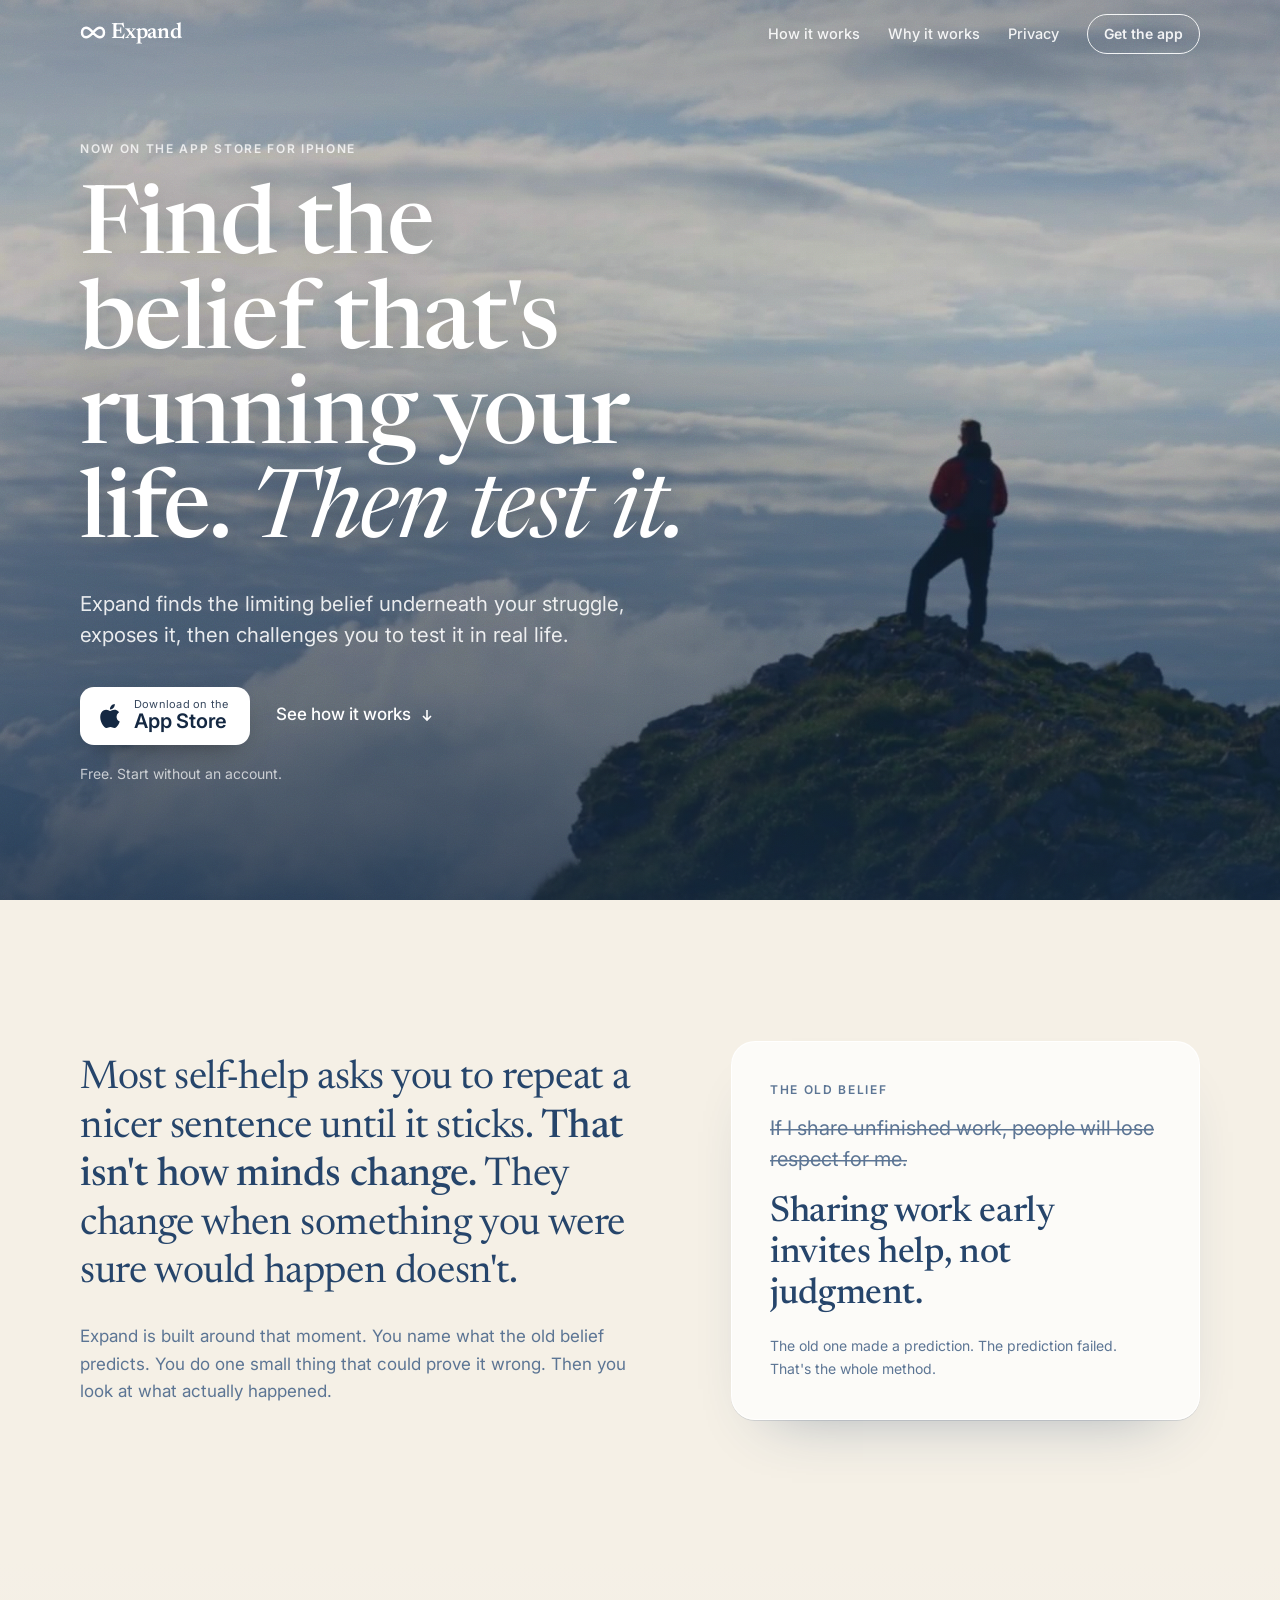
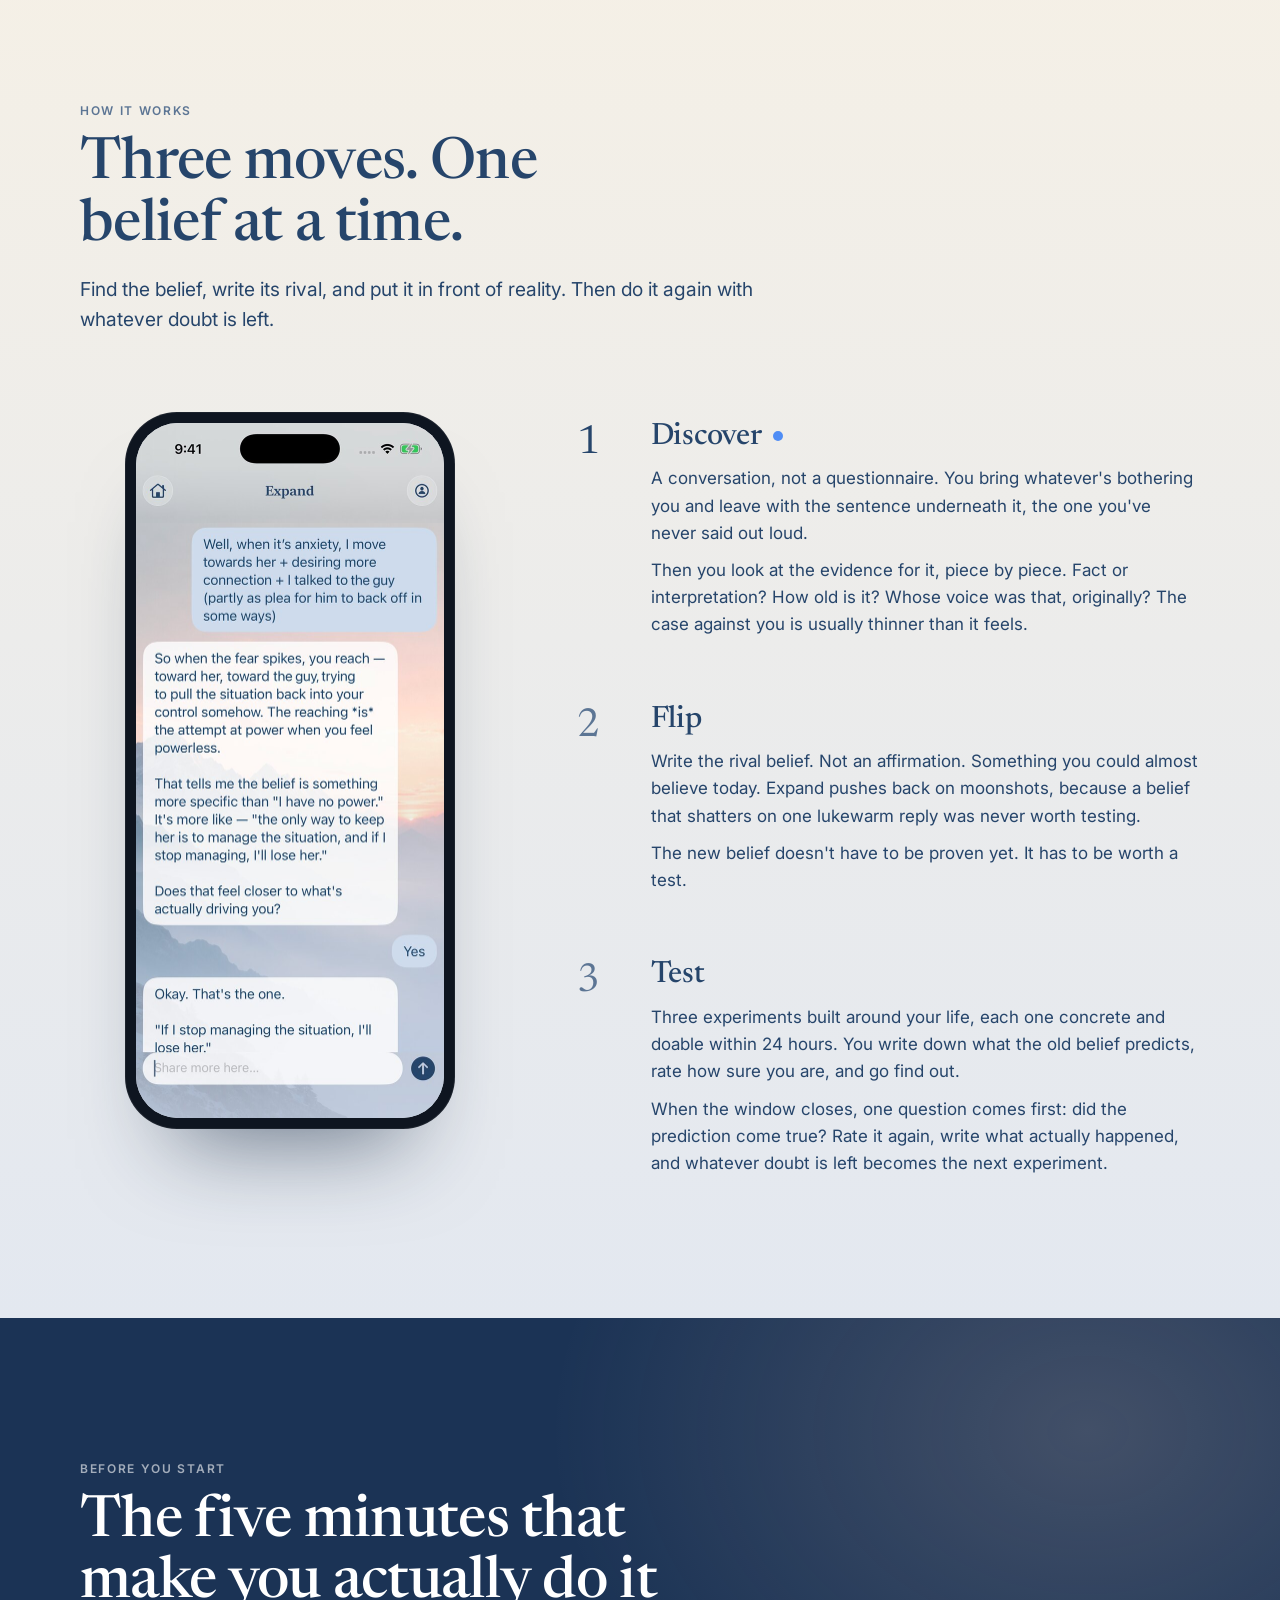
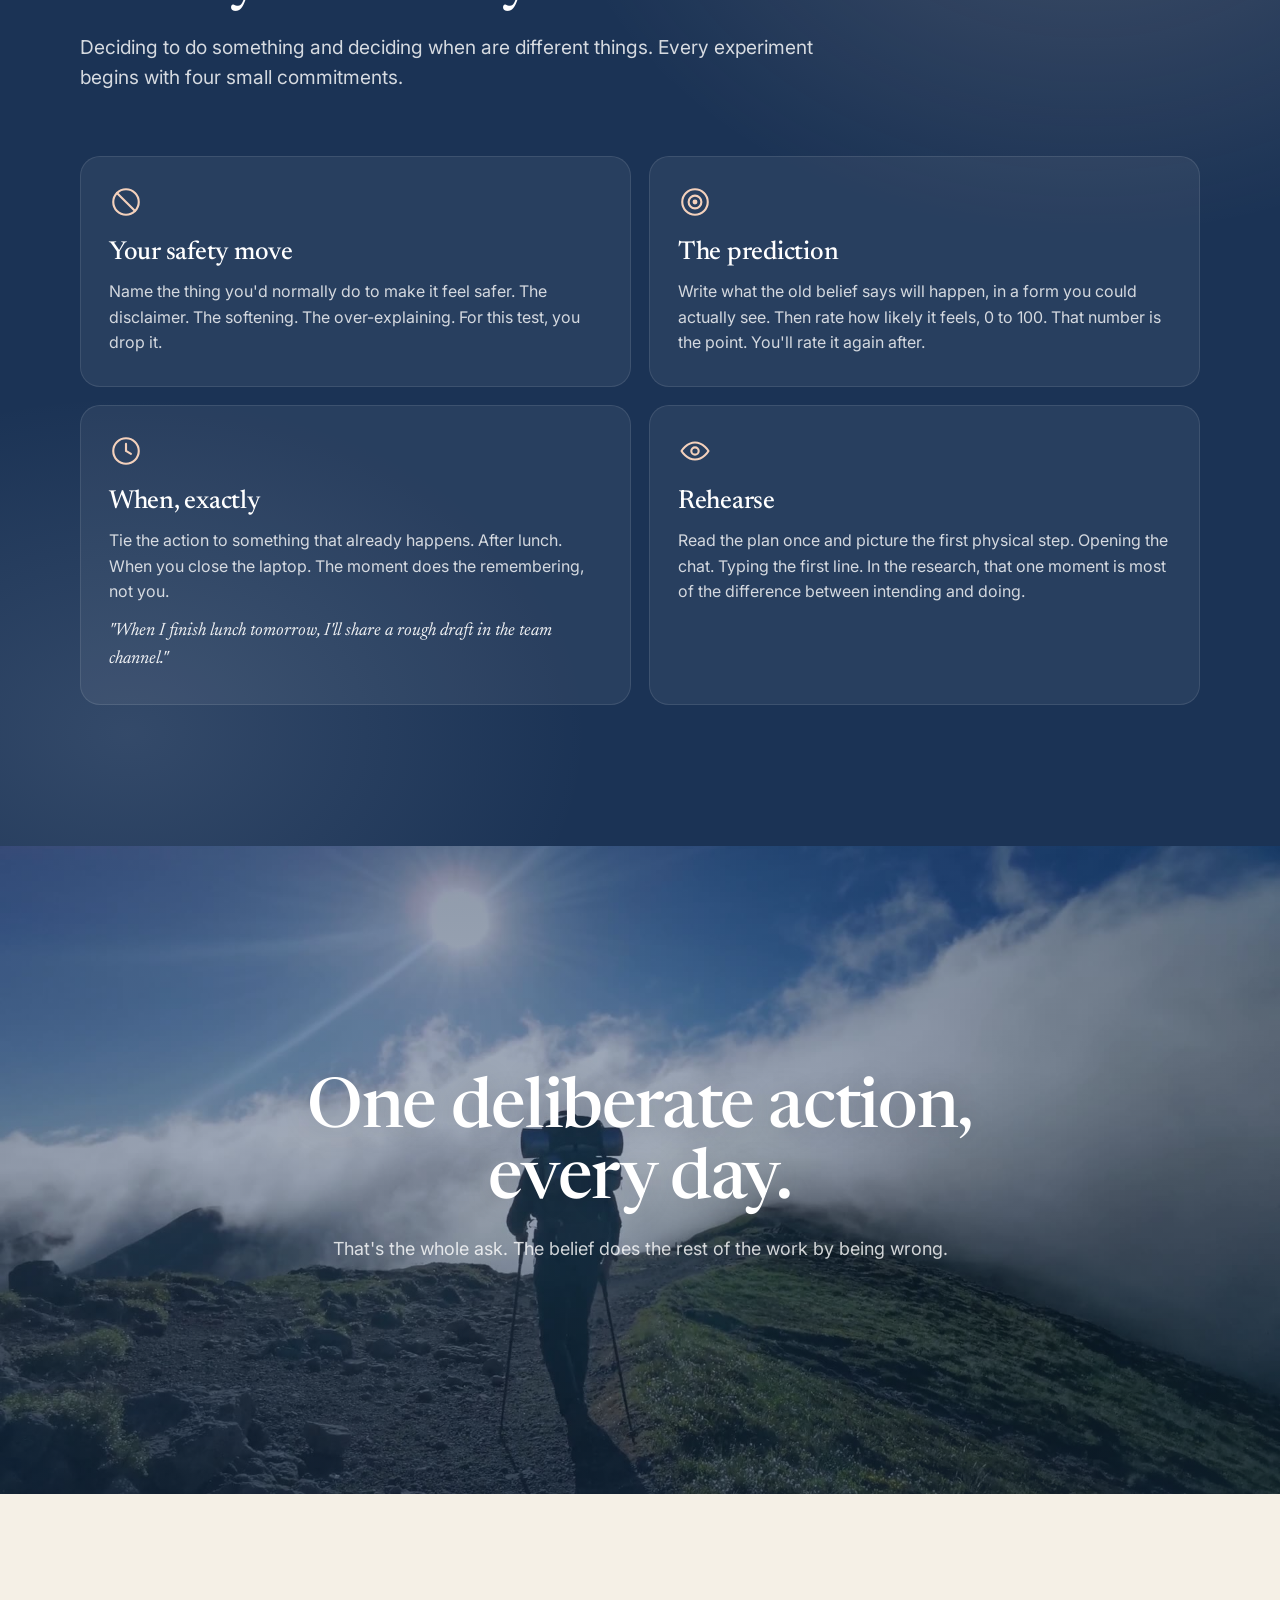
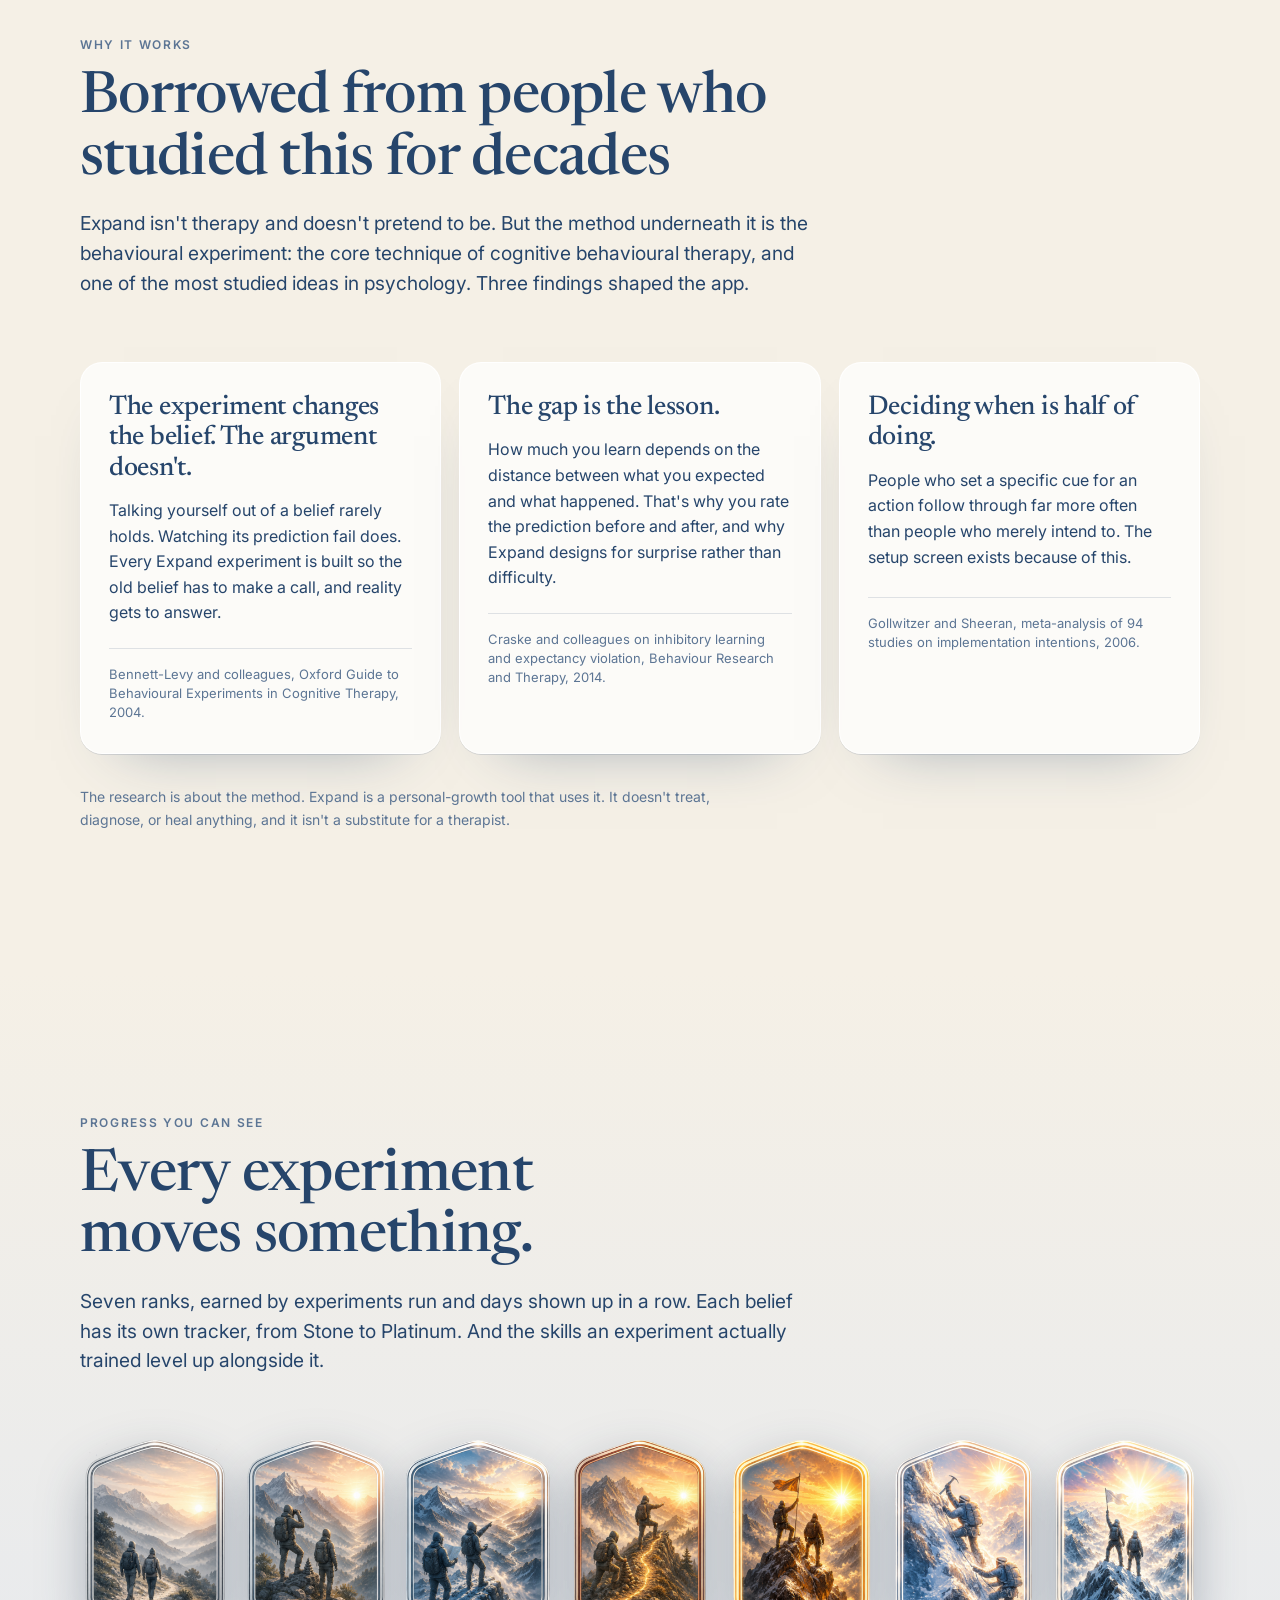
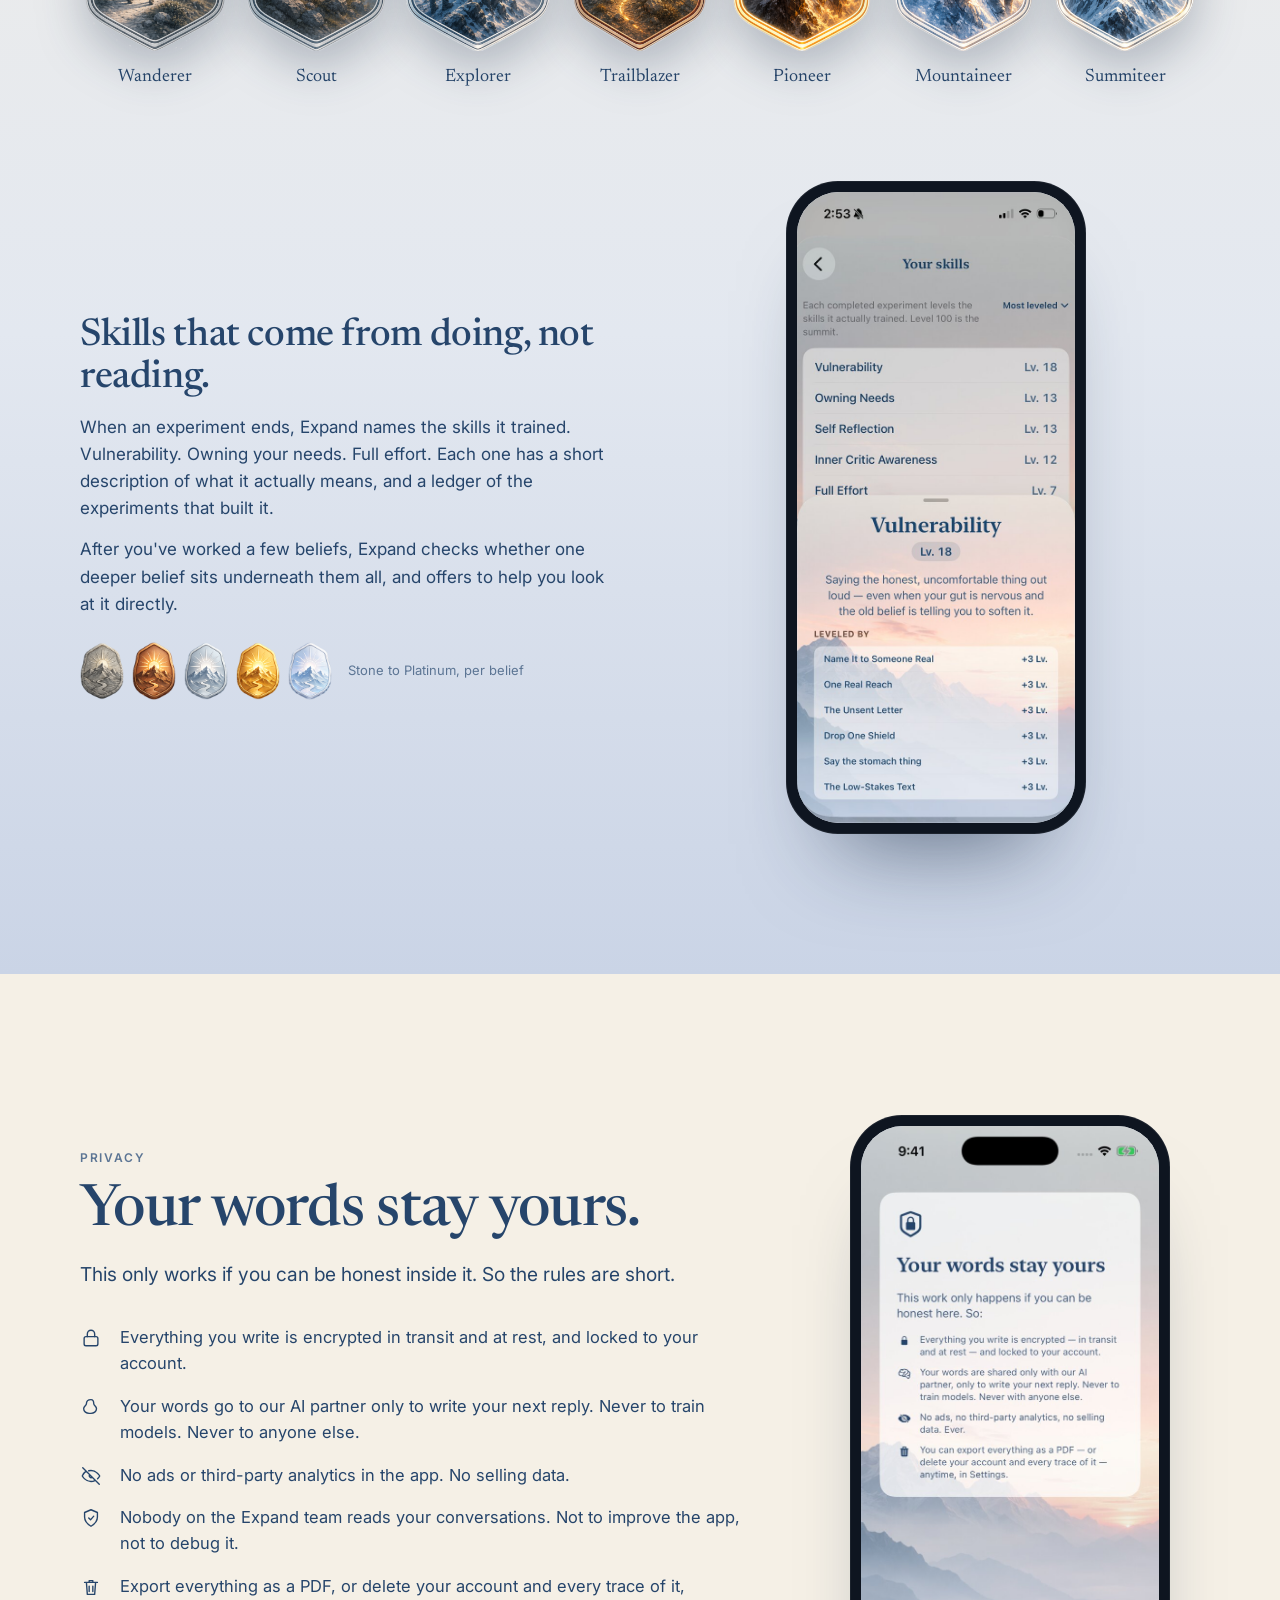
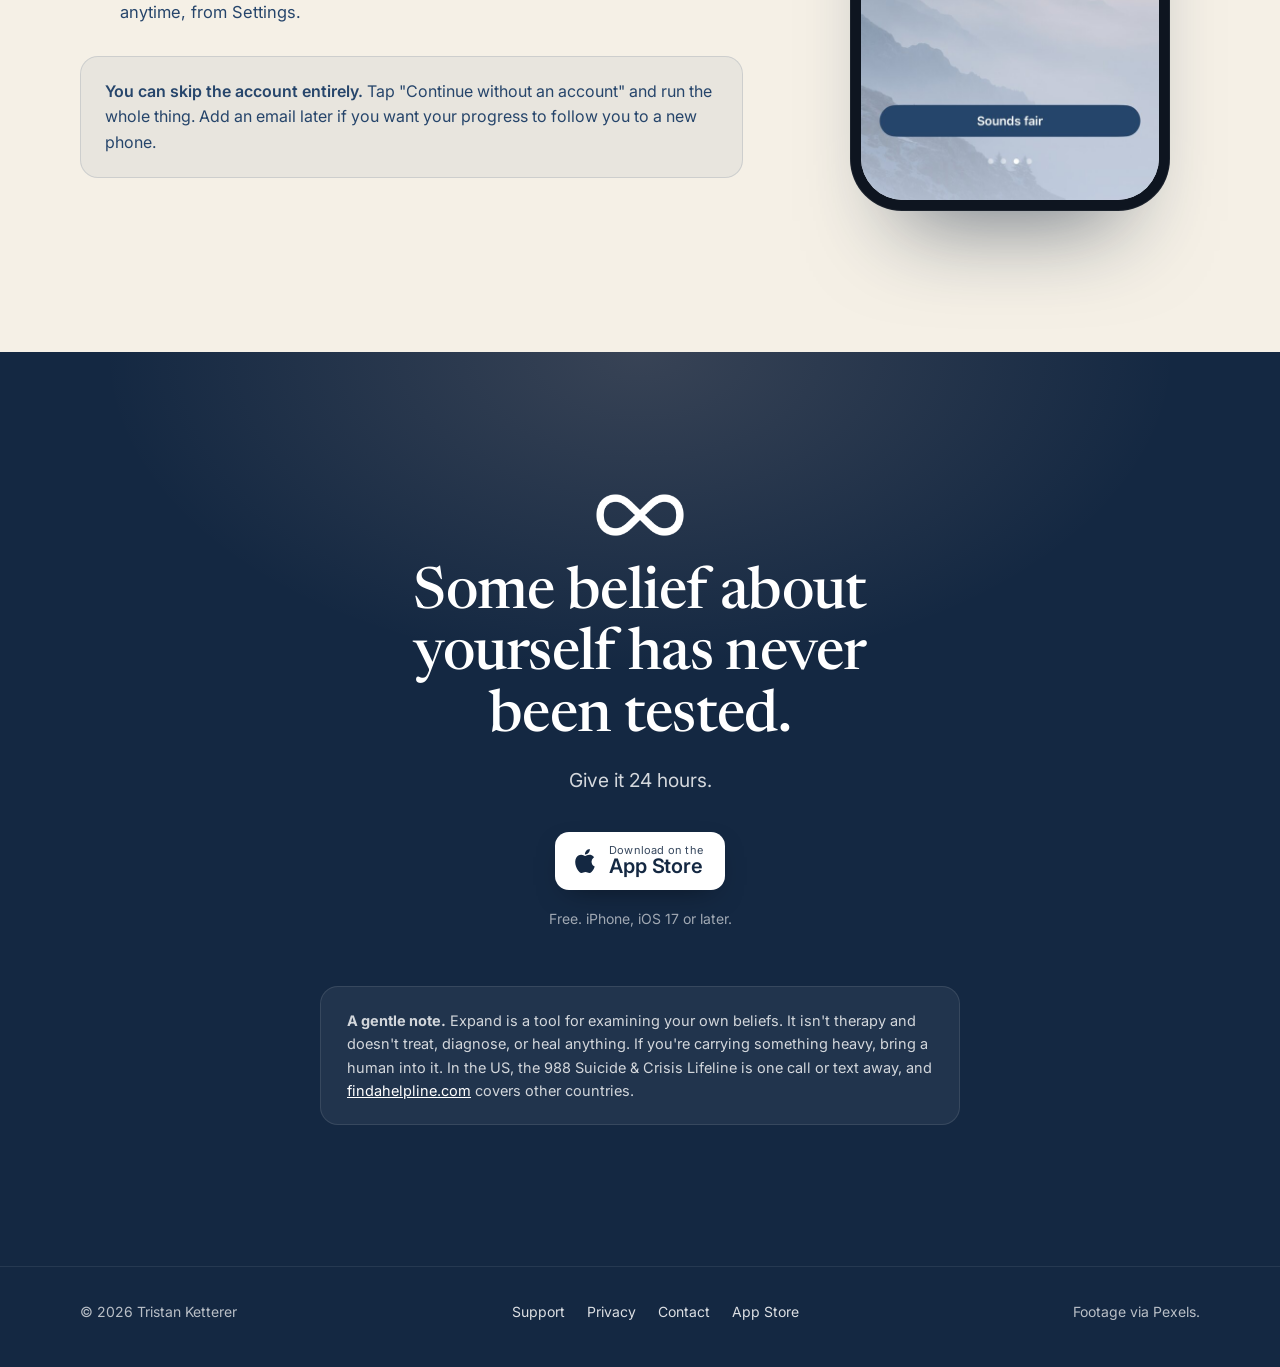
<file: index.html>
<!DOCTYPE html>
<html lang="en">
<head>
  <meta charset="utf-8">
  <meta name="viewport" content="width=device-width, initial-scale=1, viewport-fit=cover">
  <title>Expand. Find the belief that's running your life. Then test it.</title>
  <meta name="description" content="Expand is an iPhone app that helps you find one limiting belief, name what it predicts, and test it in real life with a 24-hour experiment. Built on the behavioural experiment, the core method of CBT.">
  <link rel="canonical" href="https://expandyourbeliefs.com/">
  <meta name="theme-color" content="#142842">
  <meta name="apple-itunes-app" content="app-id=6792031527">
  <meta property="og:type" content="website">
  <meta property="og:site_name" content="Expand">
  <meta property="og:title" content="Expand. Find the belief that's running your life. Then test it.">
  <meta property="og:description" content="One limiting belief. One 24-hour experiment. Reality does the rest. Free on the App Store.">
  <meta property="og:url" content="https://expandyourbeliefs.com/">
  <meta property="og:image" content="https://expandyourbeliefs.com/img/og.jpg">
  <meta name="twitter:card" content="summary_large_image">
  <link rel="icon" href="favicon.png" type="image/png">
  <link rel="apple-touch-icon" href="apple-touch-icon.png">
  <link rel="preload" as="image" href="img/hero-poster.jpg">
  <link rel="preconnect" href="https://fonts.googleapis.com">
  <link rel="preconnect" href="https://fonts.gstatic.com" crossorigin>
  <link href="https://fonts.googleapis.com/css2?family=Newsreader:ital,opsz,wght@0,6..72,400;0,6..72,500;0,6..72,600;1,6..72,400;1,6..72,500&family=Inter:wght@400;500;600&display=swap" rel="stylesheet">
  <link rel="stylesheet" href="style.css?v=13">
  <script src="pixel.js?v=2" async></script>
</head>
<body>
<noscript><img height="1" width="1" style="display:none" alt="" src="https://www.facebook.com/tr?id=964608549501462&ev=PageView&noscript=1"></noscript>

<nav class="nav" id="nav">
  <div class="wrap">
    <a class="brand" href="#top" aria-label="Expand home"><svg class="inf" viewBox="0 5 24 14" width="26" height="15" style="width:26px;height:15px;flex:none;transform:translateY(-2px)" aria-hidden="true"><path d="M18.5 7.5c5 0 5 9 0 9-5.5 0-7.5-9-13-9-5 0-5 9 0 9 5.5 0 7.5-9 13-9z" fill="none" stroke="currentColor" stroke-width="2.3" stroke-linecap="round" stroke-linejoin="round"/></svg><span>Expand</span></a>
    <div class="navlinks">
      <a class="link" href="#how">How it works</a>
      <a class="link" href="#why">Why it works</a>
      <a class="link" href="#privacy">Privacy</a>
      <a class="pill" href="https://apps.apple.com/us/app/expand-break-limiting-beliefs/id6792031527">Get the app</a>
    </div>
  </div>
</nav>

<header class="hero" id="top">
  <div class="hero-media" data-video="video/hero.mp4?v=2" data-video-small="video/hero-720.mp4?v=2">
    <img src="img/hero-poster.jpg" alt="" fetchpriority="high">
  </div>
  <div class="hero-shade"></div>
  <div class="hero-grain"></div>
  <div class="wrap hero-inner">
    <div class="hero-copy">
      <p class="kicker rise">Now on the App Store for iPhone</p>
      <h1 class="rise">Find the belief that's running your life. <em>Then test it.</em></h1>
      <p class="sub rise">Expand finds the limiting belief underneath your struggle, exposes it, then challenges you to test it in real&nbsp;life.</p>
      <div class="hero-cta rise">
        <a class="store light" href="https://apps.apple.com/us/app/expand-break-limiting-beliefs/id6792031527">
          <svg viewBox="0 0 24 24" aria-hidden="true"><path fill="currentColor" d="M12.152 6.896c-.948 0-2.415-1.078-3.96-1.04-2.04.027-3.91 1.183-4.961 3.014-2.117 3.675-.546 9.103 1.519 12.09 1.013 1.454 2.208 3.09 3.792 3.039 1.52-.065 2.09-.987 3.935-.987 1.831 0 2.35.987 3.96.948 1.637-.026 2.676-1.48 3.676-2.948 1.156-1.688 1.636-3.325 1.662-3.415-.039-.013-3.182-1.221-3.22-4.857-.026-3.04 2.48-4.494 2.597-4.559-1.429-2.09-3.623-2.324-4.39-2.376-2-.156-3.675 1.09-4.61 1.09zM15.53 3.83c.843-1.012 1.4-2.427 1.245-3.83-1.207.052-2.662.805-3.532 1.818-.78.896-1.454 2.338-1.273 3.714 1.338.104 2.715-.688 3.559-1.701"/></svg>
          <span class="t"><span class="t1">Download on the</span><span class="t2">App Store</span></span>
        </a>
        <a class="textlink" href="#how">See how it works <svg viewBox="0 0 16 16" fill="none" stroke="currentColor" stroke-width="1.6" aria-hidden="true"><path d="M8 3v10M4 9l4 4 4-4"/></svg></a>
      </div>
      <p class="hero-note rise">Free. Start without an account.</p>
    </div>
  </div>
  <div class="scroll-cue" aria-hidden="true"></div>
</header>

<section class="section idea">
  <div class="wrap grid">
    <div class="reveal">
      <p class="big">Most self-help asks you to repeat a nicer sentence until it sticks. <strong>That isn't how minds change.</strong> They change when something you were sure would happen doesn't.</p>
      <p class="after">Expand is built around that moment. You name what the old belief predicts. You do one small thing that could prove it wrong. Then you look at what actually happened.</p>
    </div>
    <div class="pair reveal" style="--d:.15s">
      <p class="kicker label">The old belief</p>
      <span class="old">If I share unfinished work, people will lose respect for me.</span>
      <p class="new">Sharing work early invites help, not judgment.</p>
      <p class="pfoot">The old one made a prediction. The prediction failed. That's the whole method.</p>
    </div>
  </div>
</section>

<section class="section how" id="how">
  <div class="wrap">
    <div class="how-head reveal">
      <p class="kicker">How it works</p>
      <h2 class="h2">Three moves. One belief at a time.</h2>
      <p class="lede">Find the belief, write its rival, and put it in front of reality. Then do it again with whatever doubt is left.</p>
    </div>

    <div class="how-grid">
      <div class="sticky reveal">
        <div class="phone" id="phone">
          <div class="screen">
            <img src="img/shot-discovery-personal.jpg" alt="Expand discovery conversation" data-shot="discover" class="on">
            <img src="img/shot-flip.jpg" alt="An old belief struck through above its rival in Expand" data-shot="flip" loading="lazy">
            <img src="img/shot-experiments.jpg" alt="Three experiment options in Expand" data-shot="test" loading="lazy">
          </div>
        </div>
      </div>

      <ol class="steps">
        <li class="step reveal" data-shot="discover" tabindex="0">
          <span class="n">1</span>
          <div>
            <h3>Discover</h3>
            <p>A conversation, not a questionnaire. You bring whatever's bothering you and leave with the sentence underneath it, the one you've never said out loud.</p>
            <p>Then you look at the evidence for it, piece by piece. Fact or interpretation? How old is it? Whose voice was that, originally? The case against you is usually thinner than it feels.</p>
            <div class="mobile-shot"><div class="phone"><div class="screen"><img src="img/shot-discovery-personal.jpg" alt="Expand discovery conversation" loading="lazy"></div></div></div>
          </div>
        </li>
        <li class="step reveal" data-shot="flip" tabindex="0">
          <span class="n">2</span>
          <div>
            <h3>Flip</h3>
            <p>Write the rival belief. Not an affirmation. Something you could almost believe today. Expand pushes back on moonshots, because a belief that shatters on one lukewarm reply was never worth testing.</p>
            <p>The new belief doesn't have to be proven yet. It has to be worth a test.</p>
            <div class="mobile-shot"><div class="phone"><div class="screen"><img src="img/shot-flip.jpg" alt="An old belief struck through above its rival in Expand" loading="lazy"></div></div></div>
          </div>
        </li>
        <li class="step reveal" data-shot="test" tabindex="0">
          <span class="n">3</span>
          <div>
            <h3>Test</h3>
            <p>Three experiments built around your life, each one concrete and doable within 24 hours. You write down what the old belief predicts, rate how sure you are, and go find out.</p>
            <p>When the window closes, one question comes first: did the prediction come true? Rate it again, write what actually happened, and whatever doubt is left becomes the next experiment.</p>
            <div class="mobile-shot"><div class="phone"><div class="screen"><img src="img/shot-experiments.jpg" alt="Three experiment options in Expand" loading="lazy"></div></div></div>
          </div>
        </li>
      </ol>
    </div>
  </div>
</section>

<section class="section setup">
  <div class="wrap">
    <div class="reveal">
      <p class="kicker">Before you start</p>
      <h2 class="h2">The five minutes that make you actually do it</h2>
      <p class="lede">Deciding to do something and deciding when are different things. Every experiment begins with four small commitments.</p>
    </div>
    <div class="setup-grid">
      <div class="tile reveal">
        <div class="ico"><svg viewBox="0 0 24 24" fill="none" stroke="currentColor" stroke-width="1.5" stroke-linecap="round"><circle cx="12" cy="12" r="9"/><path d="M5.6 5.6l12.8 12.8"/></svg></div>
        <h3>Your safety move</h3>
        <p>Name the thing you'd normally do to make it feel safer. The disclaimer. The softening. The over-explaining. For this test, you drop it.</p>
      </div>
      <div class="tile reveal" style="--d:.08s">
        <div class="ico"><svg viewBox="0 0 24 24" fill="none" stroke="currentColor" stroke-width="1.5" stroke-linecap="round"><circle cx="12" cy="12" r="9"/><circle cx="12" cy="12" r="4.5"/><circle cx="12" cy="12" r="1" fill="currentColor"/></svg></div>
        <h3>The prediction</h3>
        <p>Write what the old belief says will happen, in a form you could actually see. Then rate how likely it feels, 0 to 100. That number is the point. You'll rate it again after.</p>
      </div>
      <div class="tile reveal" style="--d:.16s">
        <div class="ico"><svg viewBox="0 0 24 24" fill="none" stroke="currentColor" stroke-width="1.5" stroke-linecap="round"><circle cx="12" cy="12" r="9"/><path d="M12 7v5l3.5 2"/></svg></div>
        <h3>When, exactly</h3>
        <p>Tie the action to something that already happens. After lunch. When you close the laptop. The moment does the remembering, not you.</p>
        <span class="q">"When I finish lunch tomorrow, I'll share a rough draft in the team channel."</span>
      </div>
      <div class="tile reveal" style="--d:.24s">
        <div class="ico"><svg viewBox="0 0 24 24" fill="none" stroke="currentColor" stroke-width="1.5" stroke-linecap="round" stroke-linejoin="round"><path d="M2.5 12s3.5-6 9.5-6 9.5 6 9.5 6-3.5 6-9.5 6-9.5-6-9.5-6z"/><circle cx="12" cy="12" r="2.6"/></svg></div>
        <h3>Rehearse</h3>
        <p>Read the plan once and picture the first physical step. Opening the chat. Typing the first line. In the research, that one moment is most of the difference between intending and doing.</p>
      </div>
    </div>
  </div>
</section>

<section class="band">
  <div class="media" data-video="video/band.mp4" data-video-small="video/band-720.mp4">
    <img src="img/band-poster.jpg" alt="" loading="lazy">
  </div>
  <div class="shade"></div>
  <div class="copy reveal">
    <p class="line">One deliberate action,<br>every day.</p>
    <p class="under">That's the whole ask. The belief does the rest of the work by being wrong.</p>
  </div>
</section>

<section class="section why" id="why">
  <div class="wrap">
    <div class="why-head reveal">
      <p class="kicker">Why it works</p>
      <h2 class="h2">Borrowed from people who studied this for decades</h2>
      <p class="lede">Expand isn't therapy and doesn't pretend to be. But the method underneath it is the behavioural experiment: the core technique of cognitive behavioural therapy, and one of the most studied ideas in psychology. Three findings shaped the app.</p>
    </div>
    <div class="cards">
      <div class="card reveal">
        <h3>The experiment changes the belief. The argument doesn't.</h3>
        <p>Talking yourself out of a belief rarely holds. Watching its prediction fail does. Every Expand experiment is built so the old belief has to make a call, and reality gets to answer.</p>
        <p class="cite">Bennett-Levy and colleagues, Oxford Guide to Behavioural Experiments in Cognitive Therapy, 2004.</p>
      </div>
      <div class="card reveal" style="--d:.1s">
        <h3>The gap is the lesson.</h3>
        <p>How much you learn depends on the distance between what you expected and what happened. That's why you rate the prediction before and after, and why Expand designs for surprise rather than difficulty.</p>
        <p class="cite">Craske and colleagues on inhibitory learning and expectancy violation, Behaviour Research and Therapy, 2014.</p>
      </div>
      <div class="card reveal" style="--d:.2s">
        <h3>Deciding when is half of doing.</h3>
        <p>People who set a specific cue for an action follow through far more often than people who merely intend to. The setup screen exists because of this.</p>
        <p class="cite">Gollwitzer and Sheeran, meta-analysis of 94 studies on implementation intentions, 2006.</p>
      </div>
    </div>
    <p class="note reveal">The research is about the method. Expand is a personal-growth tool that uses it. It doesn't treat, diagnose, or heal anything, and it isn't a substitute for a therapist.</p>
  </div>
</section>

<section class="section climb">
  <div class="wrap">
    <div class="climb-head reveal">
      <p class="kicker">Progress you can see</p>
      <h2 class="h2">Every experiment moves something.</h2>
      <p class="lede">Seven ranks, earned by experiments run and days shown up in a row. Each belief has its own tracker, from Stone to Platinum. And the skills an experiment actually trained level up alongside it.</p>
    </div>
    <div class="ranks">
      <div class="rank reveal"><img src="img/rank-wanderer.png?v=2" alt="Wanderer badge" loading="lazy"><div class="name">Wanderer</div></div>
      <div class="rank reveal" style="--d:.05s"><img src="img/rank-scout.png?v=2" alt="Scout badge" loading="lazy"><div class="name">Scout</div></div>
      <div class="rank reveal" style="--d:.1s"><img src="img/rank-explorer.png?v=2" alt="Explorer badge" loading="lazy"><div class="name">Explorer</div></div>
      <div class="rank reveal" style="--d:.15s"><img src="img/rank-trailblazer.png?v=2" alt="Trailblazer badge" loading="lazy"><div class="name">Trailblazer</div></div>
      <div class="rank reveal" style="--d:.2s"><img src="img/rank-pioneer.png?v=2" alt="Pioneer badge" loading="lazy"><div class="name">Pioneer</div></div>
      <div class="rank reveal" style="--d:.25s"><img src="img/rank-mountaineer.png?v=2" alt="Mountaineer badge" loading="lazy"><div class="name">Mountaineer</div></div>
      <div class="rank reveal" style="--d:.3s"><img src="img/rank-summiteer.png?v=2" alt="Summiteer badge" loading="lazy"><div class="name">Summiteer</div></div>
    </div>
    <div class="climb-grid">
      <div class="climb-copy reveal">
        <h3>Skills that come from doing, not reading.</h3>
        <p>When an experiment ends, Expand names the skills it trained. Vulnerability. Owning your needs. Full effort. Each one has a short description of what it actually means, and a ledger of the experiments that built it.</p>
        <p>After you've worked a few beliefs, Expand checks whether one deeper belief sits underneath them all, and offers to help you look at it directly.</p>
        <div class="tiers" aria-label="Belief tracker tiers">
          <img src="img/tier-stone.png" alt="Stone tier" loading="lazy">
          <img src="img/tier-bronze.png" alt="Bronze tier" loading="lazy">
          <img src="img/tier-silver.png" alt="Silver tier" loading="lazy">
          <img src="img/tier-gold.png" alt="Gold tier" loading="lazy">
          <img src="img/tier-platinum.png" alt="Platinum tier" loading="lazy">
          <span class="lbl">Stone to Platinum, per belief</span>
        </div>
      </div>
      <div class="reveal" style="--d:.1s">
        <div class="phone"><div class="screen"><img src="img/shot-skill-vulnerability.jpg" alt="The Vulnerability skill in Expand and the experiments that leveled it" loading="lazy"></div></div>
      </div>
    </div>
  </div>
</section>

<section class="section priv" id="privacy">
  <div class="wrap priv-grid">
    <div class="reveal">
      <p class="kicker">Privacy</p>
      <h2 class="h2">Your words stay yours.</h2>
      <p class="lede">This only works if you can be honest inside it. So the rules are short.</p>
      <ul class="plist">
        <li><svg viewBox="0 0 24 24" fill="none" stroke="currentColor" stroke-width="1.5" stroke-linecap="round"><rect x="4.5" y="10.5" width="15" height="10" rx="2"/><path d="M8 10.5V7.5a4 4 0 018 0v3"/></svg><span>Everything you write is encrypted in transit and at rest, and locked to your account.</span></li>
        <li><svg viewBox="0 0 24 24" fill="none" stroke="currentColor" stroke-width="1.5" stroke-linecap="round" stroke-linejoin="round"><path d="M12 4c-3 0-5 2-5 4.5 0 1-.5 1.5-1.5 2.5S4 13 4 14c0 3 3 5 6 5h2c3 0 6-2 6-5 0-1-.5-2-1.5-3S15 9.5 15 8.5C15 6 14 4 12 4z"/></svg><span>Your words go to our AI partner only to write your next reply. Never to train models. Never to anyone else.</span></li>
        <li><svg viewBox="0 0 24 24" fill="none" stroke="currentColor" stroke-width="1.5" stroke-linecap="round" stroke-linejoin="round"><path d="M3 3l18 18M10.6 10.6a2 2 0 002.8 2.8M6.7 6.7C4.3 8.2 2.5 12 2.5 12s3.5 6 9.5 6c1.6 0 3-.4 4.2-1M9.5 6.3C10.3 6.1 11.1 6 12 6c6 0 9.5 6 9.5 6s-.8 1.4-2.3 2.9"/></svg><span>No ads or third-party analytics in the app. No selling data.</span></li>
        <li><svg viewBox="0 0 24 24" fill="none" stroke="currentColor" stroke-width="1.5" stroke-linecap="round" stroke-linejoin="round"><path d="M12 3l7 3v5c0 5-3.5 8-7 10-3.5-2-7-5-7-10V6l7-3z"/><path d="M9.5 12l2 2 3.5-4"/></svg><span>Nobody on the Expand team reads your conversations. Not to improve the app, not to debug it.</span></li>
        <li><svg viewBox="0 0 24 24" fill="none" stroke="currentColor" stroke-width="1.5" stroke-linecap="round" stroke-linejoin="round"><path d="M5 7h14M10 7V5h4v2M7 7l1 13h8l1-13M10 11v6M14 11v6"/></svg><span>Export everything as a PDF, or delete your account and every trace of it, anytime, from Settings.</span></li>
      </ul>
      <div class="guest"><strong>You can skip the account entirely.</strong> Tap "Continue without an account" and run the whole thing. Add an email later if you want your progress to follow you to a new phone.</div>
    </div>
    <div class="reveal" style="--d:.1s">
      <div class="phone"><div class="screen"><img src="img/shot-privacy-page.jpg" alt="Expand privacy screen" loading="lazy"></div></div>
    </div>
  </div>
</section>

<section class="section cta">
  <div class="wrap">
    <img class="mark reveal" src="img/infinity-white.png" alt="" loading="lazy">
    <h2 class="h2 reveal">Some belief about yourself has never been tested.</h2>
    <p class="lede reveal">Give it 24 hours.</p>
    <div class="row reveal">
      <a class="store light" href="https://apps.apple.com/us/app/expand-break-limiting-beliefs/id6792031527">
        <svg viewBox="0 0 24 24" aria-hidden="true"><path fill="currentColor" d="M12.152 6.896c-.948 0-2.415-1.078-3.96-1.04-2.04.027-3.91 1.183-4.961 3.014-2.117 3.675-.546 9.103 1.519 12.09 1.013 1.454 2.208 3.09 3.792 3.039 1.52-.065 2.09-.987 3.935-.987 1.831 0 2.35.987 3.96.948 1.637-.026 2.676-1.48 3.676-2.948 1.156-1.688 1.636-3.325 1.662-3.415-.039-.013-3.182-1.221-3.22-4.857-.026-3.04 2.48-4.494 2.597-4.559-1.429-2.09-3.623-2.324-4.39-2.376-2-.156-3.675 1.09-4.61 1.09zM15.53 3.83c.843-1.012 1.4-2.427 1.245-3.83-1.207.052-2.662.805-3.532 1.818-.78.896-1.454 2.338-1.273 3.714 1.338.104 2.715-.688 3.559-1.701"/></svg>
        <span class="t"><span class="t1">Download on the</span><span class="t2">App Store</span></span>
      </a>
    </div>
    <p class="fine reveal">Free. iPhone, iOS 17 or later.</p>
    <div class="gentle reveal">
      <strong>A gentle note.</strong> Expand is a tool for examining your own beliefs. It isn't therapy and doesn't treat, diagnose, or heal anything. If you're carrying something heavy, bring a human into it. In the US, the 988 Suicide &amp; Crisis Lifeline is one call or text away, and <a href="https://findahelpline.com">findahelpline.com</a> covers other countries.
    </div>
  </div>
</section>

<footer class="foot">
  <div class="wrap">
    <div>&copy; 2026 Tristan Ketterer</div>
    <div class="links">
      <a href="support.html">Support</a>
      <a href="privacy.html">Privacy</a>
      <a href="mailto:expandyourbeliefs@gmail.com">Contact</a>
      <a href="https://apps.apple.com/us/app/expand-break-limiting-beliefs/id6792031527">App Store</a>
    </div>
    <div class="small">Footage via Pexels.</div>
  </div>
</footer>

<script src="main.js?v=7" defer></script>
</body>
</html>
</file>
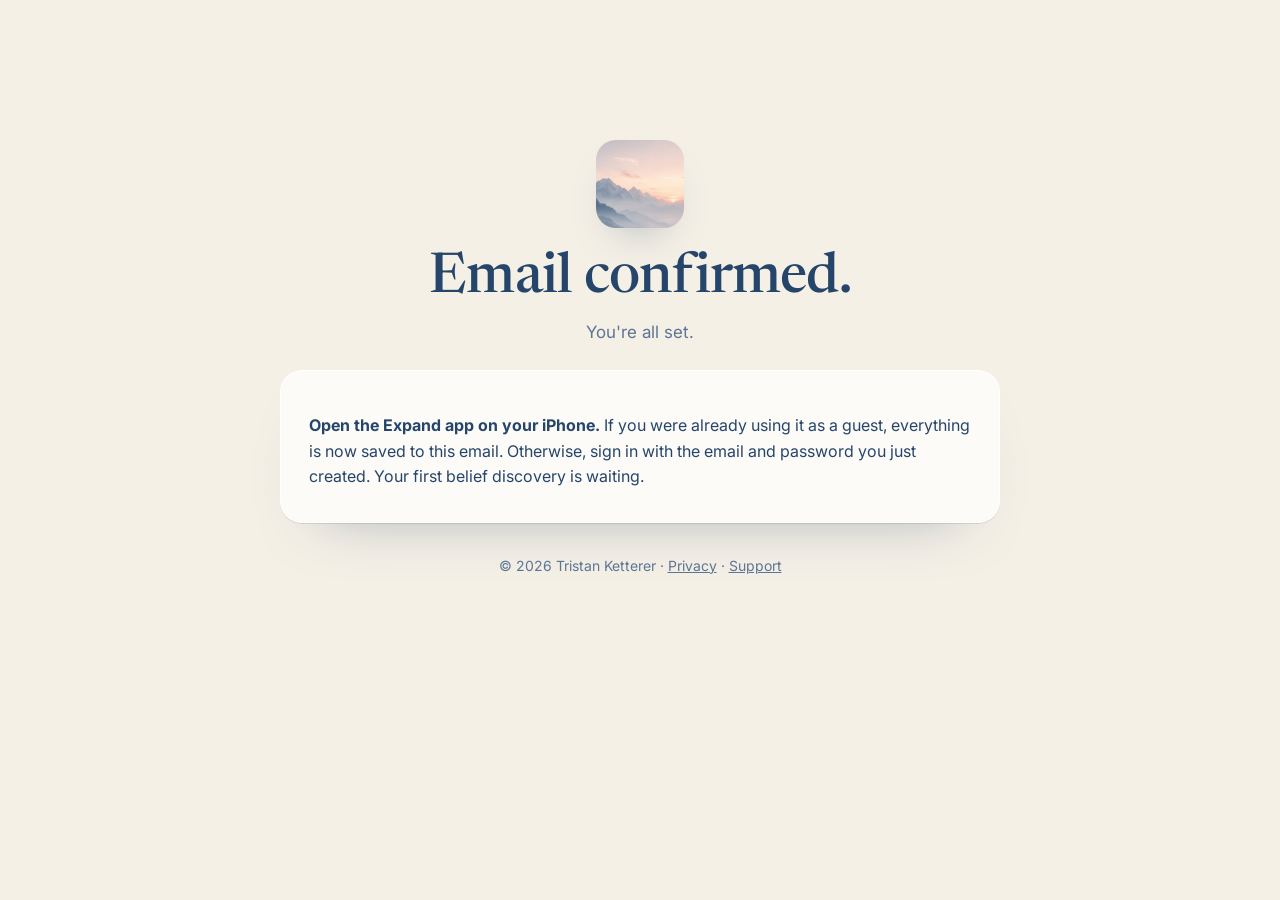
<file: confirmed.html>
<!DOCTYPE html>
<html lang="en">
<head>
  <meta charset="utf-8">
  <meta name="viewport" content="width=device-width, initial-scale=1">
  <title>Expand: Email confirmed</title>
  <meta name="robots" content="noindex">
  <link rel="icon" href="favicon.png" type="image/png">
  <link rel="apple-touch-icon" href="apple-touch-icon.png">
  <meta name="theme-color" content="#f5f0e6">
  <link rel="preconnect" href="https://fonts.googleapis.com">
  <link rel="preconnect" href="https://fonts.gstatic.com" crossorigin>
  <link href="https://fonts.googleapis.com/css2?family=Newsreader:ital,opsz,wght@0,6..72,400;0,6..72,500;0,6..72,600&family=Inter:wght@400;500;600&display=swap" rel="stylesheet">
  <link rel="stylesheet" href="style.css?v=13">
</head>
<body>
<main class="page center">
  <div class="wrap">
    <img src="img/icon.png" alt="Expand" width="88" height="88" style="border-radius:20px;margin:0 auto 22px;box-shadow:0 20px 40px -24px rgba(38,69,107,.5)">
    <div id="ok">
      <h1>Email confirmed.</h1>
      <p class="sub">You're all set.</p>
      <div class="card">
        <p><strong>Open the Expand app on your iPhone.</strong> If you were already using it as a guest, everything is now saved to this email. Otherwise, sign in with the email and password you just created. Your first belief discovery is waiting.</p>
      </div>
    </div>
    <div id="bad" hidden>
      <h1>This link didn't work.</h1>
      <p class="sub" id="why">It may have expired or been replaced by a newer email.</p>
      <div class="card">
        <p><strong>Open the Expand app, try signing in, and tap "Resend email."</strong> Then use the link in the newest message. Each new email replaces the last one.</p>
      </div>
    </div>
    <p class="muted small" style="margin-top:32px">&copy; 2026 Tristan Ketterer &middot; <a href="privacy.html">Privacy</a> &middot; <a href="support.html">Support</a></p>
  </div>
</main>
<script>
  // Supabase sends failed verifications here too, with the error in the
  // URL fragment (or query). Don't tell those people they're confirmed.
  (function () {
    var raw = (location.hash || '').replace(/^#/, '') + '&' + (location.search || '').replace(/^\?/, '');
    var q = new URLSearchParams(raw);
    var err = q.get('error') || q.get('error_code');
    if (!err) return;
    document.getElementById('ok').hidden = true;
    document.getElementById('bad').hidden = false;
    var d = q.get('error_description');
    if (d) document.getElementById('why').textContent = d.replace(/\+/g, ' ') + '.';
    document.title = 'Expand: Link didn’t work';
  })();
</script>
</body>
</html>
</file>
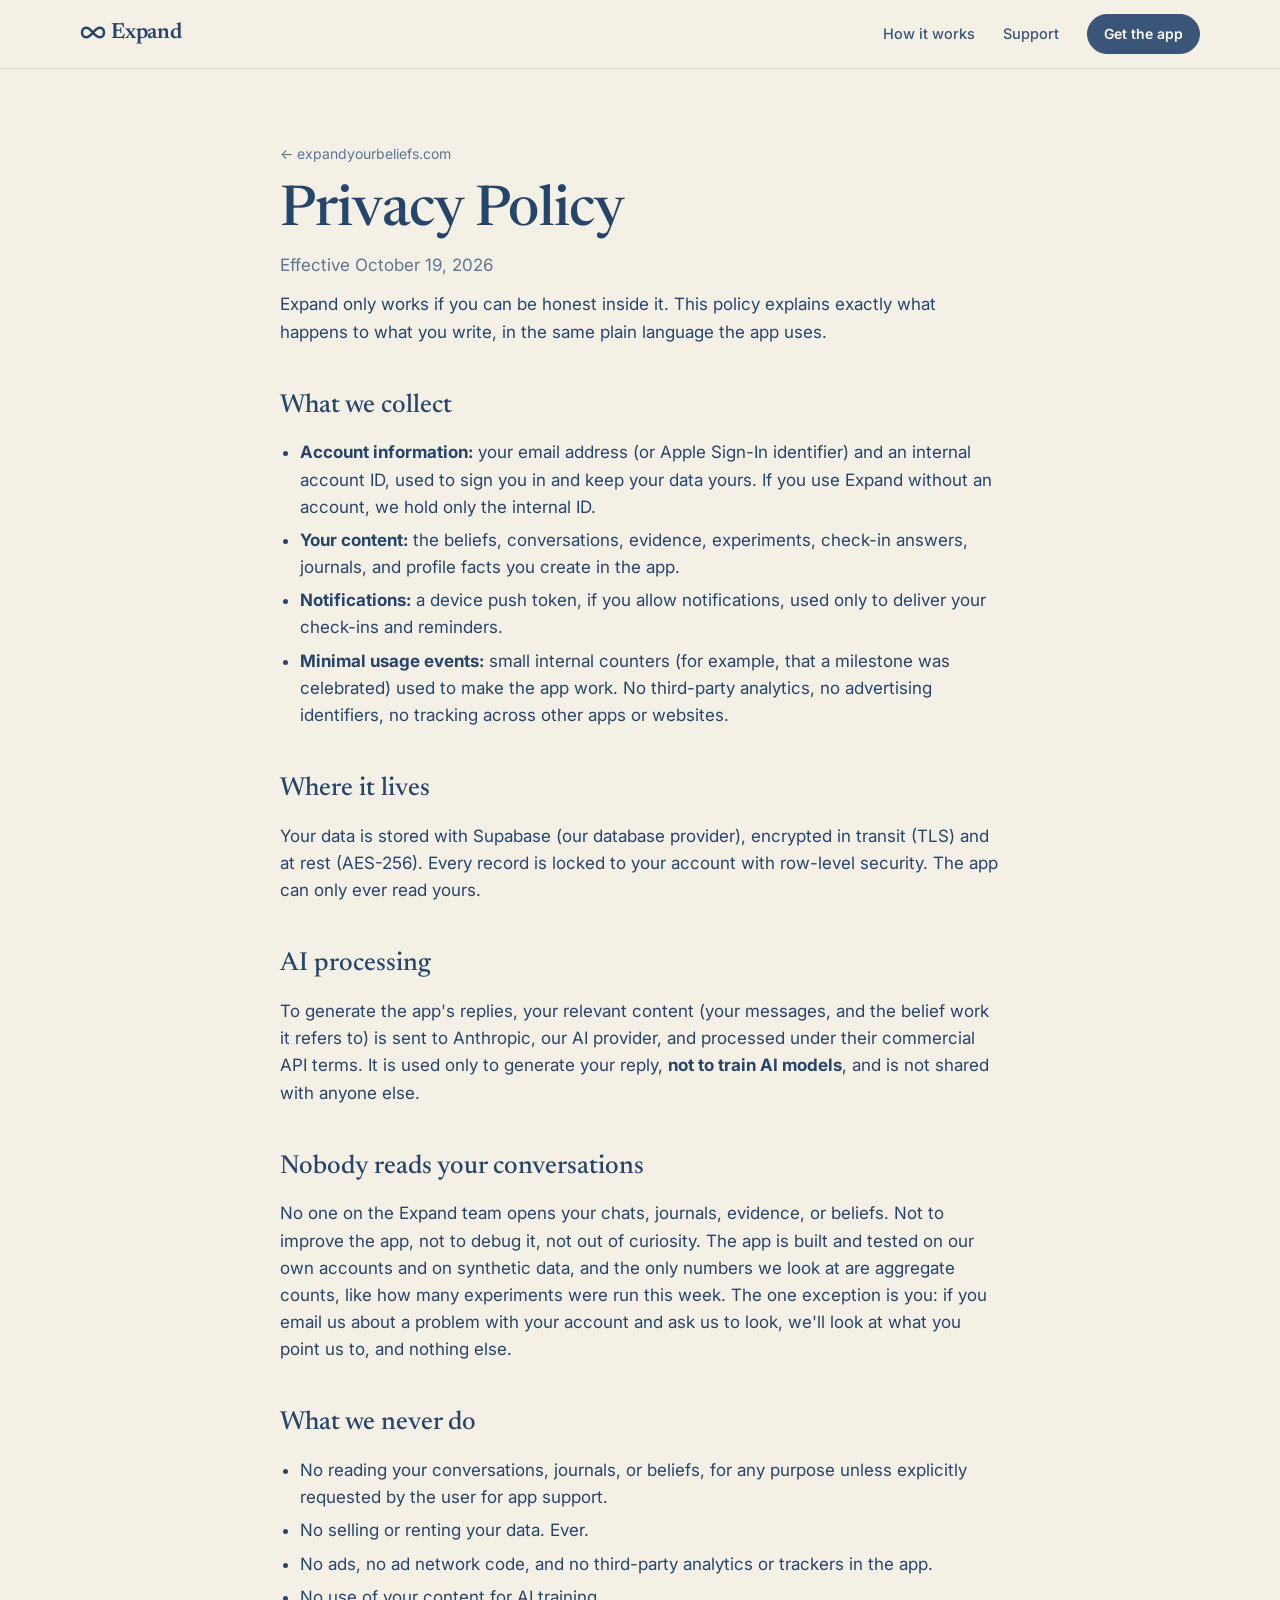
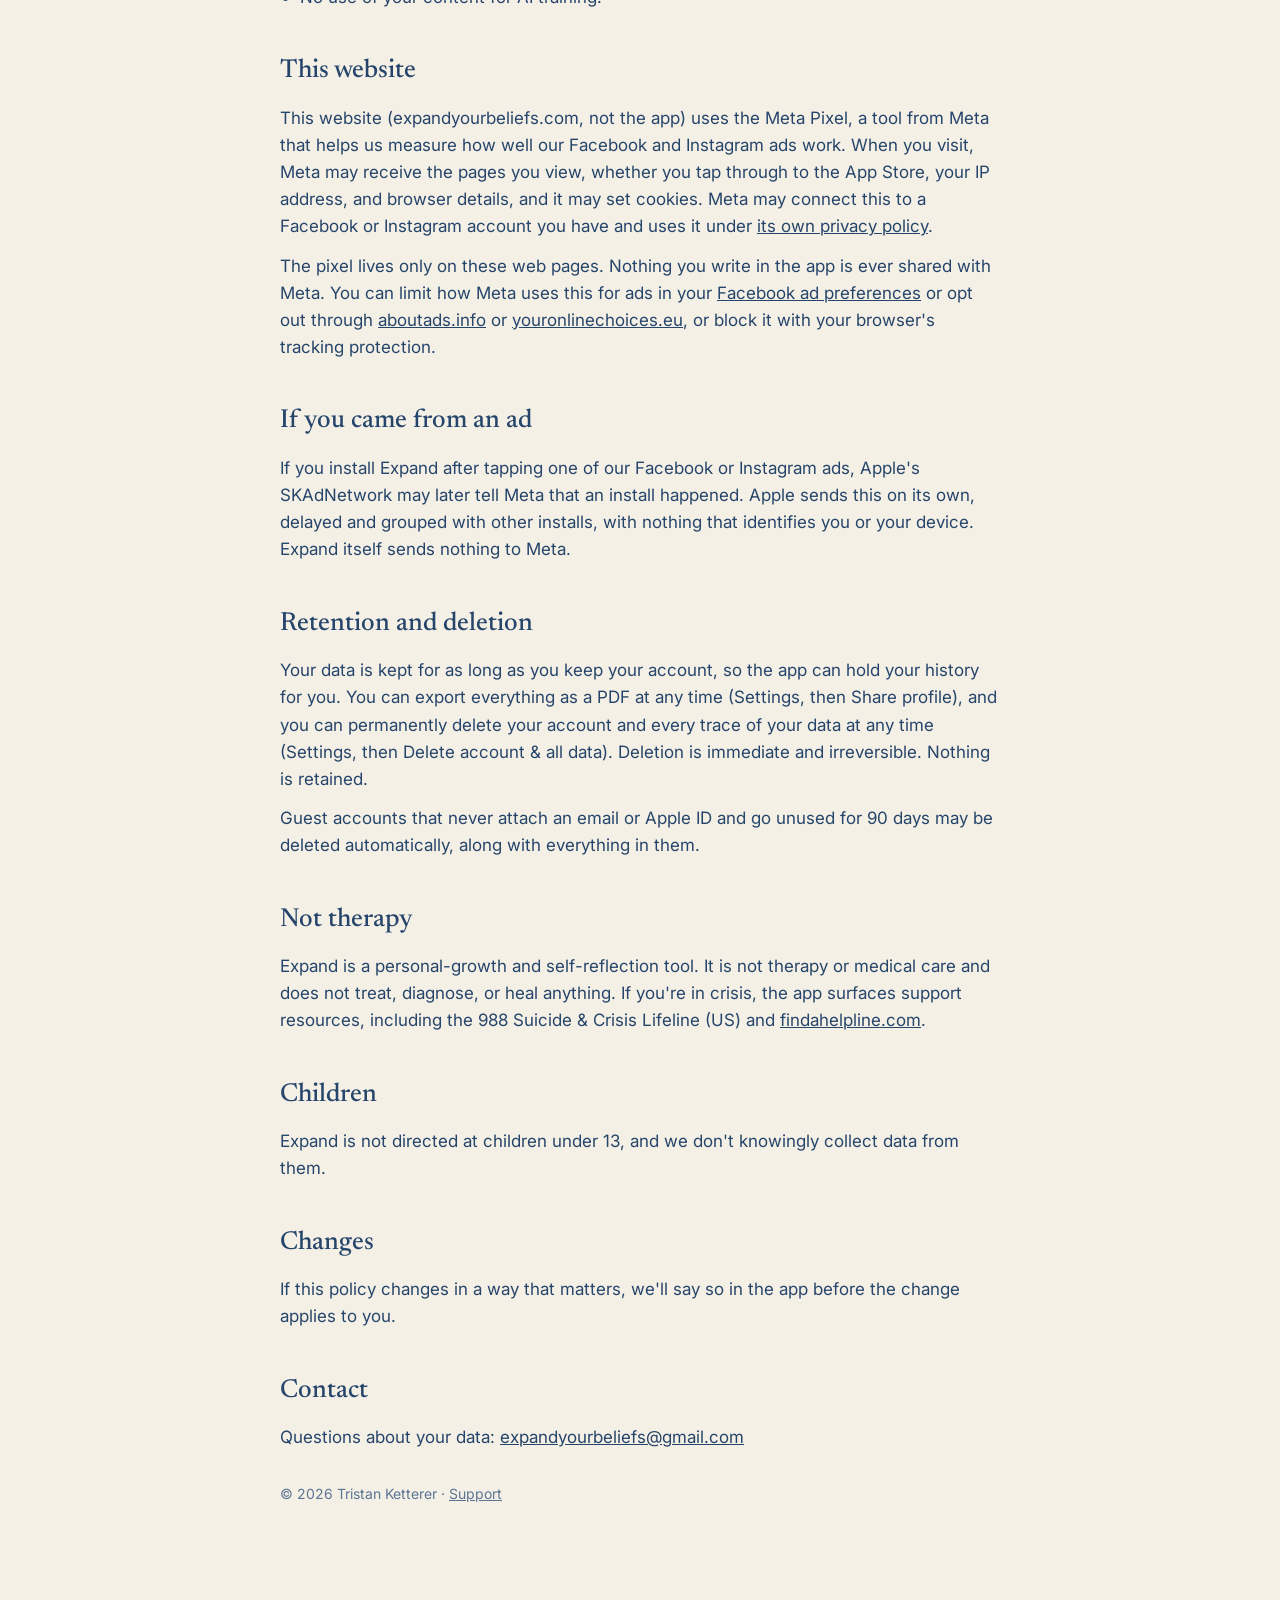
<file: privacy.html>
<!DOCTYPE html>
<html lang="en">
<head>
  <meta charset="utf-8">
  <meta name="viewport" content="width=device-width, initial-scale=1">
  <title>Expand Privacy Policy</title>
  <meta name="description" content="What happens to what you write in Expand, in plain language.">
  <link rel="icon" href="favicon.png" type="image/png">
  <link rel="apple-touch-icon" href="apple-touch-icon.png">
  <meta name="theme-color" content="#f5f0e6">
  <link rel="preconnect" href="https://fonts.googleapis.com">
  <link rel="preconnect" href="https://fonts.gstatic.com" crossorigin>
  <link href="https://fonts.googleapis.com/css2?family=Newsreader:ital,opsz,wght@0,6..72,400;0,6..72,500;0,6..72,600&family=Inter:wght@400;500;600&display=swap" rel="stylesheet">
  <link rel="stylesheet" href="style.css?v=13">
  <script src="pixel.js?v=2" async></script>
</head>
<body>
<noscript><img height="1" width="1" style="display:none" alt="" src="https://www.facebook.com/tr?id=964608549501462&ev=PageView&noscript=1"></noscript>
<nav class="nav solid">
  <div class="wrap">
    <a class="brand" href="/"><svg class="inf" viewBox="0 5 24 14" width="26" height="15" style="width:26px;height:15px;flex:none;transform:translateY(-2px)" aria-hidden="true"><path d="M18.5 7.5c5 0 5 9 0 9-5.5 0-7.5-9-13-9-5 0-5 9 0 9 5.5 0 7.5-9 13-9z" fill="none" stroke="currentColor" stroke-width="2.3" stroke-linecap="round" stroke-linejoin="round"/></svg><span>Expand</span></a>
    <div class="navlinks">
      <a class="link" href="/#how">How it works</a>
      <a class="link" href="support.html">Support</a>
      <a class="pill" href="https://apps.apple.com/us/app/expand-break-limiting-beliefs/id6792031527">Get the app</a>
    </div>
  </div>
</nav>

<main class="page">
  <div class="wrap">
    <a class="backlink" href="/">&larr; expandyourbeliefs.com</a>
    <h1>Privacy Policy</h1>
    <p class="sub">Effective October 19, 2026</p>

    <p>Expand only works if you can be honest inside it. This policy explains exactly what happens to what you write, in the same plain language the app uses.</p>

    <h2>What we collect</h2>
    <ul>
      <li><strong>Account information:</strong> your email address (or Apple Sign-In identifier) and an internal account ID, used to sign you in and keep your data yours. If you use Expand without an account, we hold only the internal ID.</li>
      <li><strong>Your content:</strong> the beliefs, conversations, evidence, experiments, check-in answers, journals, and profile facts you create in the app.</li>
      <li><strong>Notifications:</strong> a device push token, if you allow notifications, used only to deliver your check-ins and reminders.</li>
      <li><strong>Minimal usage events:</strong> small internal counters (for example, that a milestone was celebrated) used to make the app work. No third-party analytics, no advertising identifiers, no tracking across other apps or websites.</li>
    </ul>

    <h2>Where it lives</h2>
    <p>Your data is stored with Supabase (our database provider), encrypted in transit (TLS) and at rest (AES-256). Every record is locked to your account with row-level security. The app can only ever read yours.</p>

    <h2>AI processing</h2>
    <p>To generate the app's replies, your relevant content (your messages, and the belief work it refers to) is sent to Anthropic, our AI provider, and processed under their commercial API terms. It is used only to generate your reply, <strong>not to train AI models</strong>, and is not shared with anyone else.</p>

    <h2>Nobody reads your conversations</h2>
    <p>No one on the Expand team opens your chats, journals, evidence, or beliefs. Not to improve the app, not to debug it, not out of curiosity. The app is built and tested on our own accounts and on synthetic data, and the only numbers we look at are aggregate counts, like how many experiments were run this week. The one exception is you: if you email us about a problem with your account and ask us to look, we'll look at what you point us to, and nothing else.</p>

    <h2>What we never do</h2>
    <ul>
      <li>No reading your conversations, journals, or beliefs, for any purpose unless explicitly requested by the user for app support.</li>
      <li>No selling or renting your data. Ever.</li>
      <li>No ads, no ad network code, and no third-party analytics or trackers in the app.</li>
      <li>No use of your content for AI training.</li>
    </ul>

    <h2>This website</h2>
    <p>This website (expandyourbeliefs.com, not the app) uses the Meta Pixel, a tool from Meta that helps us measure how well our Facebook and Instagram ads work. When you visit, Meta may receive the pages you view, whether you tap through to the App Store, your IP address, and browser details, and it may set cookies. Meta may connect this to a Facebook or Instagram account you have and uses it under <a href="https://www.facebook.com/privacy/policy/">its own privacy policy</a>.</p>
    <p>The pixel lives only on these web pages. Nothing you write in the app is ever shared with Meta. You can limit how Meta uses this for ads in your <a href="https://www.facebook.com/adpreferences/">Facebook ad preferences</a> or opt out through <a href="https://optout.aboutads.info/">aboutads.info</a> or <a href="https://www.youronlinechoices.eu/">youronlinechoices.eu</a>, or block it with your browser's tracking protection.</p>

    <h2>If you came from an ad</h2>
    <p>If you install Expand after tapping one of our Facebook or Instagram ads, Apple's SKAdNetwork may later tell Meta that an install happened. Apple sends this on its own, delayed and grouped with other installs, with nothing that identifies you or your device. Expand itself sends nothing to Meta.</p>

    <h2>Retention and deletion</h2>
    <p>Your data is kept for as long as you keep your account, so the app can hold your history for you. You can export everything as a PDF at any time (Settings, then Share profile), and you can permanently delete your account and every trace of your data at any time (Settings, then Delete account &amp; all data). Deletion is immediate and irreversible. Nothing is retained.</p>
    <p>Guest accounts that never attach an email or Apple ID and go unused for 90 days may be deleted automatically, along with everything in them.</p>

    <h2>Not therapy</h2>
    <p>Expand is a personal-growth and self-reflection tool. It is not therapy or medical care and does not treat, diagnose, or heal anything. If you're in crisis, the app surfaces support resources, including the 988 Suicide &amp; Crisis Lifeline (US) and <a href="https://findahelpline.com">findahelpline.com</a>.</p>

    <h2>Children</h2>
    <p>Expand is not directed at children under 13, and we don't knowingly collect data from them.</p>

    <h2>Changes</h2>
    <p>If this policy changes in a way that matters, we'll say so in the app before the change applies to you.</p>

    <h2>Contact</h2>
    <p>Questions about your data: <a href="mailto:expandyourbeliefs@gmail.com">expandyourbeliefs@gmail.com</a></p>

    <p class="muted small" style="margin-top:32px">&copy; 2026 Tristan Ketterer &middot; <a href="support.html">Support</a></p>
  </div>
</main>
</body>
</html>
</file>
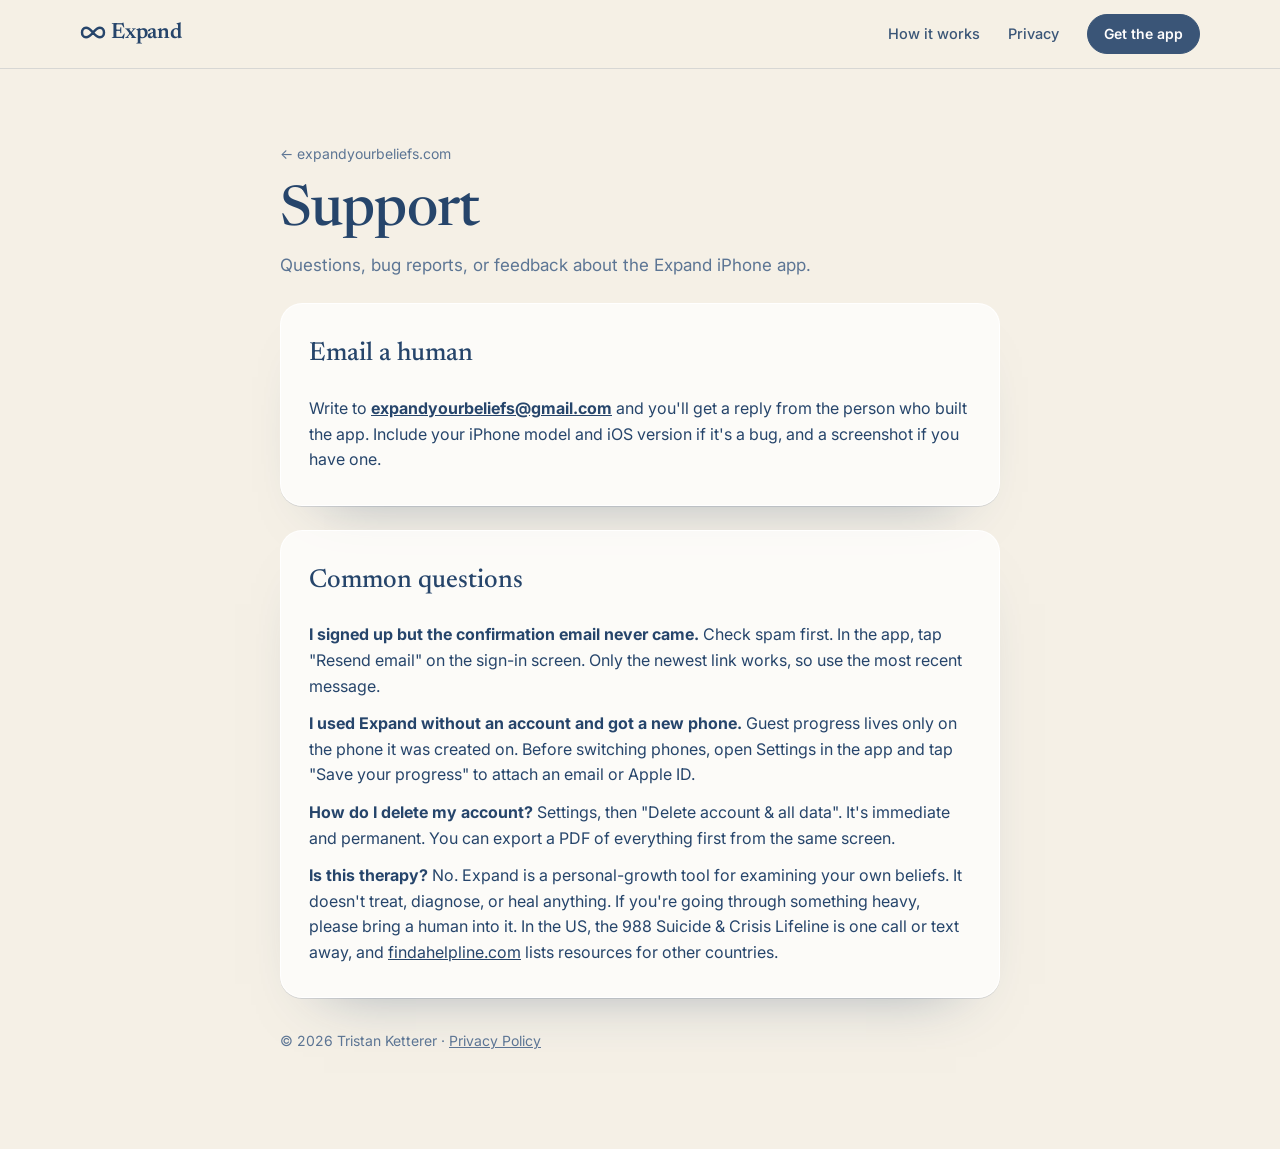
<file: support.html>
<!DOCTYPE html>
<html lang="en">
<head>
  <meta charset="utf-8">
  <meta name="viewport" content="width=device-width, initial-scale=1">
  <title>Expand Support</title>
  <meta name="description" content="Support for the Expand iPhone app. Questions, bug reports, and feedback.">
  <link rel="icon" href="favicon.png" type="image/png">
  <link rel="apple-touch-icon" href="apple-touch-icon.png">
  <meta name="theme-color" content="#f5f0e6">
  <link rel="preconnect" href="https://fonts.googleapis.com">
  <link rel="preconnect" href="https://fonts.gstatic.com" crossorigin>
  <link href="https://fonts.googleapis.com/css2?family=Newsreader:ital,opsz,wght@0,6..72,400;0,6..72,500;0,6..72,600&family=Inter:wght@400;500;600&display=swap" rel="stylesheet">
  <link rel="stylesheet" href="style.css?v=13">
  <script src="pixel.js?v=2" async></script>
</head>
<body>
<noscript><img height="1" width="1" style="display:none" alt="" src="https://www.facebook.com/tr?id=964608549501462&ev=PageView&noscript=1"></noscript>
<nav class="nav solid">
  <div class="wrap">
    <a class="brand" href="/"><svg class="inf" viewBox="0 5 24 14" width="26" height="15" style="width:26px;height:15px;flex:none;transform:translateY(-2px)" aria-hidden="true"><path d="M18.5 7.5c5 0 5 9 0 9-5.5 0-7.5-9-13-9-5 0-5 9 0 9 5.5 0 7.5-9 13-9z" fill="none" stroke="currentColor" stroke-width="2.3" stroke-linecap="round" stroke-linejoin="round"/></svg><span>Expand</span></a>
    <div class="navlinks">
      <a class="link" href="/#how">How it works</a>
      <a class="link" href="privacy.html">Privacy</a>
      <a class="pill" href="https://apps.apple.com/us/app/expand-break-limiting-beliefs/id6792031527">Get the app</a>
    </div>
  </div>
</nav>

<main class="page">
  <div class="wrap">
    <a class="backlink" href="/">&larr; expandyourbeliefs.com</a>
    <h1>Support</h1>
    <p class="sub">Questions, bug reports, or feedback about the Expand iPhone app.</p>

    <div class="card">
      <h2>Email a human</h2>
      <p>Write to <a href="mailto:expandyourbeliefs@gmail.com"><strong>expandyourbeliefs@gmail.com</strong></a> and you'll get a reply from the person who built the app. Include your iPhone model and iOS version if it's a bug, and a screenshot if you have one.</p>
    </div>

    <div class="card">
      <h2>Common questions</h2>
      <p><strong>I signed up but the confirmation email never came.</strong> Check spam first. In the app, tap "Resend email" on the sign-in screen. Only the newest link works, so use the most recent message.</p>
      <p><strong>I used Expand without an account and got a new phone.</strong> Guest progress lives only on the phone it was created on. Before switching phones, open Settings in the app and tap "Save your progress" to attach an email or Apple ID.</p>
      <p><strong>How do I delete my account?</strong> Settings, then "Delete account &amp; all data". It's immediate and permanent. You can export a PDF of everything first from the same screen.</p>
      <p><strong>Is this therapy?</strong> No. Expand is a personal-growth tool for examining your own beliefs. It doesn't treat, diagnose, or heal anything. If you're going through something heavy, please bring a human into it. In the US, the 988 Suicide &amp; Crisis Lifeline is one call or text away, and <a href="https://findahelpline.com">findahelpline.com</a> lists resources for other countries.</p>
    </div>

    <p class="muted small" style="margin-top:32px">&copy; 2026 Tristan Ketterer &middot; <a href="privacy.html">Privacy Policy</a></p>
  </div>
</main>
</body>
</html>
</file>
<file: style.css>
/* Expand — expandyourbeliefs.com */

:root {
  --ink: #26456b;
  --ink-2: #1b3355;
  --ink-3: #142842;
  --soft: #5c7594;
  --cream: #f5f0e6;
  --cream-2: #efe9dd;
  --mist: #e3e8f0;
  --dusk: #cad4e6;
  --white: #ffffff;
  --peach: #f4d1bc;
  --line: rgba(38, 69, 107, 0.14);
  --serif: "Newsreader", "New York", ui-serif, Georgia, "Times New Roman", serif;
  --sans: "Inter", -apple-system, BlinkMacSystemFont, "SF Pro Text", "Helvetica Neue", Arial, sans-serif;
  --wrap: 1120px;
  --gutter: clamp(20px, 5vw, 48px);
  --section: clamp(80px, 11vw, 150px);
  --ease: cubic-bezier(0.22, 1, 0.36, 1);
}

* { box-sizing: border-box; margin: 0; padding: 0; }
html { scroll-behavior: smooth; -webkit-text-size-adjust: 100%; }
body {
  font-family: var(--sans);
  color: var(--ink);
  background: var(--cream);
  line-height: 1.6;
  font-size: 17px;
  overflow-x: hidden;
  text-rendering: optimizeLegibility;
  -webkit-font-smoothing: antialiased;
}
img, video { display: block; max-width: 100%; }
a { color: inherit; }
button { font: inherit; }
::selection { background: rgba(38, 69, 107, 0.18); }

.wrap { width: min(var(--wrap), 100% - 2 * var(--gutter)); margin-inline: auto; }
.serif { font-family: var(--serif); }
.kicker {
  font-family: var(--sans);
  font-size: 12px;
  font-weight: 600;
  letter-spacing: 0.14em;
  text-transform: uppercase;
  color: var(--soft);
}
.h2 {
  font-family: var(--serif);
  font-weight: 500;
  font-size: clamp(34px, 4.6vw, 58px);
  line-height: 1.06;
  letter-spacing: -0.012em;
  color: var(--ink);
  text-wrap: balance;
}
.lede {
  font-size: clamp(18px, 1.5vw, 21px);
  line-height: 1.55;
  color: var(--ink);
  max-width: 62ch;
}
.muted { color: var(--soft); }
.small { font-size: 14px; }
.section { padding-block: var(--section); }

/* ---------- App Store button ---------- */
.store {
  display: inline-flex;
  align-items: center;
  gap: 12px;
  height: 58px;
  padding: 0 22px 0 18px;
  border-radius: 14px;
  background: #0b0f16;
  color: #fff;
  text-decoration: none;
  line-height: 1.05;
  transition: transform .25s var(--ease), box-shadow .25s var(--ease), background .2s;
  box-shadow: 0 10px 30px -14px rgba(0, 0, 0, .55);
  white-space: nowrap;
}
.store:hover { transform: translateY(-2px); box-shadow: 0 16px 34px -14px rgba(0, 0, 0, .6); }
.store svg { width: 24px; height: 24px; flex: none; }
.store .t { display: flex; flex-direction: column; }
.store .t1 { font-size: 11px; letter-spacing: .02em; opacity: .85; }
.store .t2 { font-size: 20px; font-weight: 600; letter-spacing: -0.01em; }
.store.light { background: #fff; color: var(--ink-3); }
.store.light:hover { background: #fff; }

.textlink {
  display: inline-flex;
  align-items: center;
  gap: 8px;
  font-weight: 500;
  text-decoration: none;
  border-bottom: 1px solid transparent;
  transition: border-color .2s, gap .25s var(--ease);
}
.textlink:hover { border-color: currentColor; gap: 12px; }
.textlink svg { width: 16px; height: 16px; }

/* ---------- Nav ---------- */
.nav {
  position: fixed;
  inset: 0 0 auto 0;
  z-index: 50;
  height: 68px;
  display: flex;
  align-items: center;
  color: #fff;
  transition: background .35s, color .35s, box-shadow .35s, backdrop-filter .35s;
}
.nav .wrap { display: flex; align-items: center; justify-content: space-between; gap: 24px; }
.nav.solid {
  color: var(--ink);
  background: rgba(245, 240, 230, 0.86);
  -webkit-backdrop-filter: saturate(160%) blur(14px);
  backdrop-filter: saturate(160%) blur(14px);
  box-shadow: 0 1px 0 var(--line);
}
.brand {
  display: inline-flex;
  align-items: center;
  gap: 5px;
  text-decoration: none;
  font-family: var(--serif);
  font-weight: 600;
  font-size: 22px;
  letter-spacing: -0.01em;
}
.brand .inf { width: 26px; height: 15px; flex: none; transform: translateY(-2px); }
.navlinks { display: flex; align-items: center; gap: 28px; font-size: 14.5px; font-weight: 500; }
.navlinks a { text-decoration: none; opacity: .9; transition: opacity .2s; }
.navlinks a:hover { opacity: 1; }
.pill {
  display: inline-flex;
  align-items: center;
  height: 40px;
  padding: 0 16px;
  border-radius: 999px;
  border: 1px solid currentColor;
  text-decoration: none;
  font-size: 14px;
  font-weight: 600;
  transition: background .2s, color .2s;
}
.nav:not(.solid) .pill:hover { background: #fff; color: var(--ink-3); border-color: #fff; }
.nav.solid .pill { background: var(--ink); color: #fff; border-color: var(--ink); }
.nav.solid .pill:hover { background: var(--ink-2); }
@media (max-width: 760px) {
  .navlinks .link { display: none; }
}

/* ---------- Hero ---------- */
.hero {
  position: relative;
  min-height: 100svh;
  display: grid;
  align-items: center;
  color: #fff;
  overflow: hidden;
  isolation: isolate;
  background: var(--ink-3);
}
.hero-media { position: absolute; inset: 0; z-index: -2; }
.hero-media img, .hero-media video {
  position: absolute; inset: 0;
  width: 100%; height: 100%;
  object-fit: cover;
  object-position: 50% 45%;
}
.hero-media video { opacity: 0; transition: opacity 1.2s ease; }
@media (max-width: 720px) {
  .hero-media img, .hero-media video { object-position: 73% 42%; }
}
.hero-media video.on { opacity: 1; }
.hero-shade {
  position: absolute; inset: 0; z-index: -1;
  background:
    linear-gradient(180deg, rgba(20, 40, 66, .38) 0%, rgba(20, 40, 66, .12) 35%, rgba(20, 40, 66, .55) 78%, rgba(20, 40, 66, .82) 100%),
    radial-gradient(120% 80% at 20% 60%, rgba(20, 40, 66, .35), transparent 60%);
}
.hero-grain {
  position: absolute; inset: 0; z-index: -1;
  opacity: .14;
  mix-blend-mode: overlay;
  background-image: url("data:image/svg+xml,%3Csvg xmlns='http://www.w3.org/2000/svg' width='160' height='160'%3E%3Cfilter id='n'%3E%3CfeTurbulence type='fractalNoise' baseFrequency='.9' numOctaves='2' stitchTiles='stitch'/%3E%3C/filter%3E%3Crect width='100%25' height='100%25' filter='url(%23n)'/%3E%3C/svg%3E");
}
.hero-inner {
  padding-top: 120px;
  padding-bottom: 96px;
}
.hero-copy { max-width: 780px; }
.hero .kicker { color: rgba(255, 255, 255, .78); margin-bottom: 26px; }
.hero h1 {
  font-family: var(--serif);
  font-weight: 500;
  font-size: clamp(44px, 7.4vw, 96px);
  line-height: 1.0;
  letter-spacing: -0.02em;
  text-wrap: balance;
  text-shadow: 0 2px 30px rgba(0, 0, 0, .18);
}
.hero h1 em { font-style: italic; font-weight: 400; }
.hero p.sub {
  margin-top: 26px;
  max-width: 560px;
  font-size: clamp(17px, 1.6vw, 21px);
  line-height: 1.5;
  color: rgba(255, 255, 255, .88);
  text-wrap: pretty;
}
.hero-cta { margin-top: 36px; display: flex; align-items: center; flex-wrap: wrap; gap: 14px 26px; }
.hero-cta .textlink { color: #fff; }
.hero-note { margin-top: 18px; font-size: 14px; color: rgba(255, 255, 255, .7); }
.hero .rise { opacity: 0; transform: translateY(18px); animation: rise 1.1s var(--ease) forwards; }
.hero .rise:nth-child(2) { animation-delay: .12s; }
.hero .rise:nth-child(3) { animation-delay: .24s; }
.hero .rise:nth-child(4) { animation-delay: .36s; }
.hero .rise:nth-child(5) { animation-delay: .48s; }
@keyframes rise { to { opacity: 1; transform: none; } }
.scroll-cue {
  position: absolute; left: 50%; bottom: 26px; transform: translateX(-50%);
  width: 1px; height: 56px; overflow: hidden; opacity: .7;
}
.scroll-cue::after {
  content: ""; position: absolute; left: 0; top: -100%; width: 100%; height: 100%;
  background: linear-gradient(#fff, transparent);
  animation: cue 2.2s ease-in-out infinite;
}
@keyframes cue { 0% { top: -100%; } 60% { top: 100%; } 100% { top: 100%; } }
.credit {
  position: absolute; right: 16px; bottom: 14px;
  font-size: 11px; color: rgba(255, 255, 255, .45); text-decoration: none;
}

/* ---------- Idea ---------- */
.idea { background: var(--cream); }
.idea .grid { display: grid; grid-template-columns: 1.1fr .9fr; gap: clamp(32px, 6vw, 96px); align-items: center; }
.idea .big {
  font-family: var(--serif);
  font-weight: 400;
  font-size: clamp(26px, 3.1vw, 40px);
  line-height: 1.22;
  letter-spacing: -0.01em;
  text-wrap: pretty;
}
.idea .big strong { font-weight: 500; }
.idea .after { margin-top: 26px; max-width: 52ch; color: var(--soft); font-size: 17px; }
.pair {
  background: rgba(255, 255, 255, .72);
  border: 1px solid rgba(255, 255, 255, .9);
  border-radius: 24px;
  padding: clamp(24px, 3vw, 40px);
  box-shadow: 0 30px 60px -40px rgba(38, 69, 107, .45), 0 1px 0 var(--line);
}
.pair .label { margin-bottom: 14px; }
.old {
  position: relative;
  display: inline;
  font-size: clamp(17px, 1.6vw, 20px);
  color: var(--soft);
  line-height: 1.5;
  background-image: linear-gradient(var(--soft), var(--soft));
  background-repeat: no-repeat;
  background-size: 0% 1.5px;
  background-position: 0 58%;
  transition: background-size 1.3s var(--ease) .3s;
}
.in-view .old { background-size: 100% 1.5px; }
.new {
  margin-top: 18px;
  font-family: var(--serif);
  font-weight: 500;
  font-size: clamp(26px, 2.8vw, 36px);
  line-height: 1.15;
  letter-spacing: -0.01em;
  opacity: 0; transform: translateY(10px);
  transition: opacity .9s var(--ease) 1.2s, transform .9s var(--ease) 1.2s;
}
.in-view .new { opacity: 1; transform: none; }
.pair .pfoot { margin-top: 20px; font-size: 14px; color: var(--soft); }
@media (max-width: 860px) { .idea .grid { grid-template-columns: 1fr; } }

/* ---------- How it works ---------- */
.how { background: linear-gradient(180deg, var(--cream) 0%, var(--mist) 100%); }
.how-head { max-width: 720px; margin-bottom: clamp(48px, 6vw, 80px); }
.how-head .h2 { margin-top: 14px; }
.how-head .lede { margin-top: 18px; }
.how-grid { display: grid; grid-template-columns: 420px 1fr; gap: clamp(32px, 6vw, 110px); align-items: start; }
.sticky { position: sticky; top: 96px; }
.phone {
  position: relative;
  width: 100%;
  max-width: 330px;
  margin-inline: auto;
  aspect-ratio: 1206 / 2622;
  border-radius: 52px;
  background: #0e1520;
  padding: 11px;
  box-shadow: 0 60px 90px -50px rgba(20, 40, 66, .6), 0 0 0 1px rgba(255, 255, 255, .06) inset;
}
.phone .screen { position: absolute; inset: 11px; border-radius: 42px; overflow: hidden; background: #dfe6ef; }
.phone .screen img {
  position: absolute; inset: 0; width: 100%; height: 100%; object-fit: cover;
  opacity: 0; transition: opacity .6s ease;
}
.phone .screen img.on { opacity: 1; }
.steps { display: grid; gap: clamp(40px, 5vw, 64px); padding-top: 8px; }
.step {
  display: grid; grid-template-columns: 56px 1fr; gap: 18px; align-items: start;
  cursor: pointer;
  outline: none;
}
.step .n {
  font-family: var(--serif);
  font-size: 40px;
  line-height: 1;
  color: var(--soft);
  padding-top: 4px;
  transition: color .3s;
}
.step.active .n { color: var(--ink); }
/* Glowing dot beside the phase title, shown for the phase on the phone. */
.step h3 { display: inline-flex; align-items: center; gap: 12px; }
.step h3::after {
  content: ""; width: 10px; height: 10px; border-radius: 50%;
  background: #4f8df5;
  box-shadow: 0 0 0 0 rgba(79, 141, 245, .55);
  opacity: 0; transform: scale(.6);
  transition: opacity .3s var(--ease), transform .3s var(--ease);
}
.step.active h3::after { opacity: 1; transform: none; animation: pulse 1.8s ease-out infinite; }
@keyframes pulse {
  0%   { box-shadow: 0 0 0 0 rgba(79, 141, 245, .55); }
  70%  { box-shadow: 0 0 0 12px rgba(79, 141, 245, 0); }
  100% { box-shadow: 0 0 0 0 rgba(79, 141, 245, 0); }
}
.step h3 {
  font-family: var(--serif);
  font-weight: 500;
  font-size: clamp(26px, 2.4vw, 32px);
  line-height: 1.1;
  letter-spacing: -0.01em;
}
.step p { margin-top: 12px; max-width: 54ch; font-size: 17px; }
.step p + p { margin-top: 10px; }
.step .mobile-shot { display: none; }
@media (max-width: 960px) {
  .how-grid { grid-template-columns: 1fr; }
  .sticky { display: none; }
  .step { cursor: default; }
  .step h3::after { display: none; }
  .step.active .n { color: var(--soft); }
  .step .mobile-shot {
    display: block;
    grid-column: 1 / -1;
    margin-top: 22px;
    max-width: 260px;
    margin-inline: auto;
  }
  .step .mobile-shot .phone { padding: 8px; border-radius: 40px; }
  .step .mobile-shot .phone .screen { inset: 8px; border-radius: 33px; }
  .step .mobile-shot .phone .screen img { opacity: 1; position: static; }
}
@media (max-width: 520px) {
  .step { grid-template-columns: 40px 1fr; gap: 12px; }
  .step .n { font-size: 30px; }
}

/* ---------- Setup ---------- */
.setup { background: var(--ink-2); color: #fff; position: relative; overflow: hidden; }
.setup::before {
  content: ""; position: absolute; inset: 0;
  background: radial-gradient(70% 60% at 85% 10%, rgba(244, 209, 188, .18), transparent 60%),
              radial-gradient(60% 50% at 10% 90%, rgba(202, 212, 230, .14), transparent 60%);
  pointer-events: none;
}
.setup .wrap { position: relative; }
.setup .kicker { color: rgba(255, 255, 255, .6); }
.setup .h2 { color: #fff; margin-top: 14px; max-width: 22ch; }
.setup .lede { color: rgba(255, 255, 255, .82); margin-top: 18px; }
.setup-grid { display: grid; grid-template-columns: repeat(2, 1fr); gap: 18px; margin-top: clamp(40px, 5vw, 64px); }
.tile {
  border-radius: 20px;
  padding: 28px 28px 30px;
  background: rgba(255, 255, 255, .06);
  border: 1px solid rgba(255, 255, 255, .1);
  transition: background .3s, transform .4s var(--ease);
}
.tile:hover { background: rgba(255, 255, 255, .09); transform: translateY(-2px); }
.tile .ico { width: 34px; height: 34px; color: var(--peach); margin-bottom: 20px; }
.tile .ico svg { width: 100%; height: 100%; }
.tile h3 { font-family: var(--serif); font-weight: 500; font-size: 26px; line-height: 1.15; letter-spacing: -0.01em; }
.tile p { margin-top: 10px; color: rgba(255, 255, 255, .8); font-size: 16px; }
.tile .q { display: block; margin-top: 12px; font-family: var(--serif); font-style: italic; font-size: 18px; color: rgba(255, 255, 255, .92); }
@media (max-width: 720px) { .setup-grid { grid-template-columns: 1fr; } }

/* ---------- Video band ---------- */
.band { position: relative; min-height: 72vh; display: grid; place-items: center; color: #fff; overflow: hidden; background: var(--ink-3); }
.band .media, .band .media img, .band .media video { position: absolute; inset: 0; width: 100%; height: 100%; object-fit: cover; object-position: 50% 40%; }
.band .media video { opacity: 0; transition: opacity 1.2s ease; }
.band .media video.on { opacity: 1; }
.band .shade { position: absolute; inset: 0; background: linear-gradient(180deg, rgba(20, 40, 66, .45), rgba(20, 40, 66, .35) 50%, rgba(20, 40, 66, .6)); }
.band .copy { position: relative; text-align: center; padding: 120px var(--gutter); }
.band .line {
  font-family: var(--serif);
  font-weight: 500;
  font-size: clamp(34px, 5.4vw, 72px);
  line-height: 1.02;
  letter-spacing: -0.02em;
  text-shadow: 0 2px 30px rgba(0, 0, 0, .2);
  text-wrap: balance;
}
.band .under { margin-top: 18px; color: rgba(255, 255, 255, .8); font-size: 18px; }

/* ---------- Why ---------- */
.why { background: var(--cream); }
.why-head { max-width: 760px; }
.why-head .h2 { margin-top: 14px; }
.why-head .lede { margin-top: 18px; }
.cards { display: grid; grid-template-columns: repeat(3, 1fr); gap: 18px; margin-top: clamp(40px, 5vw, 64px); }
.card {
  background: rgba(255, 255, 255, .72);
  border: 1px solid rgba(255, 255, 255, .9);
  border-radius: 22px;
  padding: 30px 28px 32px;
  box-shadow: 0 30px 60px -44px rgba(38, 69, 107, .5), 0 1px 0 var(--line);
  display: flex; flex-direction: column;
}
.card h3 { font-family: var(--serif); font-weight: 500; font-size: 27px; line-height: 1.12; letter-spacing: -0.01em; }
.card p { margin-top: 14px; font-size: 16px; flex: 1; }
.card .cite { margin-top: 22px; padding-top: 16px; border-top: 1px solid var(--line); font-size: 13px; color: var(--soft); line-height: 1.45; }
.why .note { margin-top: 32px; font-size: 14px; color: var(--soft); max-width: 70ch; }
@media (max-width: 900px) { .cards { grid-template-columns: 1fr; } }

/* ---------- Climb ---------- */
.climb { background: linear-gradient(180deg, var(--cream) 0%, var(--mist) 60%, var(--dusk) 100%); overflow: hidden; }
.climb-head { max-width: 720px; }
.climb-head .h2 { margin-top: 14px; }
.climb-head .lede { margin-top: 18px; }
.ranks {
  margin-top: clamp(40px, 5vw, 72px);
  display: grid;
  grid-template-columns: repeat(7, 1fr);
  gap: 12px;
  align-items: end;
}
.rank { text-align: center; }
.rank img {
  width: 100%;
  filter: drop-shadow(0 18px 24px rgba(20, 40, 66, .28));
  transition: transform .5s var(--ease);
}
.rank:hover img { transform: translateY(-8px) scale(1.03); }
.rank .name { margin-top: 12px; font-family: var(--serif); font-size: 18px; }
.climb-grid { display: grid; grid-template-columns: 1fr 1fr; gap: clamp(32px, 5vw, 80px); align-items: center; margin-top: clamp(56px, 7vw, 100px); }
.climb-grid .phone { max-width: 300px; }
.climb-grid .phone .screen img { opacity: 1; }
.climb-copy h3 { font-family: var(--serif); font-weight: 500; font-size: clamp(28px, 3vw, 40px); line-height: 1.1; letter-spacing: -0.01em; }
.climb-copy p { margin-top: 14px; max-width: 50ch; }
.tiers { display: flex; gap: 8px; margin-top: 24px; align-items: center; }
.tiers img { width: 44px; }
.tiers .lbl { margin-left: 8px; font-size: 13px; color: var(--soft); }
@media (max-width: 900px) {
  .ranks { display: flex; flex-wrap: wrap; justify-content: center; gap: 18px 12px; }
  .rank { width: calc(25% - 9px); }
  .climb-grid { grid-template-columns: 1fr; }
}
@media (max-width: 520px) { .rank { width: calc(33.333% - 8px); } }

/* ---------- Privacy ---------- */
.priv { background: var(--cream); }
.priv-grid { display: grid; grid-template-columns: 1fr 380px; gap: clamp(32px, 6vw, 100px); align-items: center; }
.priv .h2 { margin-top: 14px; }
.priv .lede { margin-top: 18px; }
.plist { margin-top: 34px; display: grid; gap: 16px; }
.plist li { list-style: none; display: grid; grid-template-columns: 26px 1fr; gap: 14px; align-items: start; font-size: 16.5px; }
.plist li svg { width: 22px; height: 22px; color: var(--ink); margin-top: 3px; }
.guest { margin-top: 30px; padding: 22px 24px; border-radius: 18px; background: rgba(38, 69, 107, .06); border: 1px solid var(--line); font-size: 16px; }
.guest strong { font-weight: 600; }
.priv-grid .phone { max-width: 320px; }
.priv-grid .phone .screen img { opacity: 1; }
@media (max-width: 900px) { .priv-grid { grid-template-columns: 1fr; } .priv-grid .phone { margin-top: 12px; } }

/* ---------- Final CTA ---------- */
.cta { background: var(--ink-3); color: #fff; text-align: center; position: relative; overflow: hidden; }
.cta::before {
  content: ""; position: absolute; inset: 0;
  background: radial-gradient(60% 50% at 50% 0%, rgba(244, 209, 188, .16), transparent 70%);
}
.cta .wrap { position: relative; }
.cta .mark { width: 92px; margin: 0 auto 26px; opacity: .95; }
.cta .h2 { color: #fff; max-width: 14ch; margin-inline: auto; }
.cta .lede { color: rgba(255, 255, 255, .82); margin: 18px auto 0; }
.cta .row { margin-top: 36px; display: flex; justify-content: center; gap: 16px; flex-wrap: wrap; }
.cta .fine { margin-top: 18px; font-size: 14px; color: rgba(255, 255, 255, .6); }
.gentle {
  margin: 56px auto 0;
  max-width: 640px;
  padding: 22px 26px;
  border-radius: 18px;
  background: rgba(255, 255, 255, .06);
  border: 1px solid rgba(255, 255, 255, .1);
  font-size: 14.5px;
  color: rgba(255, 255, 255, .8);
  text-align: left;
}
.gentle a { color: #fff; }

/* ---------- Footer ---------- */
.foot { background: var(--ink-3); color: rgba(255, 255, 255, .7); padding: 34px 0 44px; border-top: 1px solid rgba(255, 255, 255, .08); font-size: 14px; }
.foot .wrap { display: flex; flex-wrap: wrap; gap: 14px 28px; align-items: center; justify-content: space-between; }
.foot a { color: rgba(255, 255, 255, .85); text-decoration: none; }
.foot a:hover { color: #fff; }
.foot .links { display: flex; gap: 22px; flex-wrap: wrap; }

/* ---------- Reveal ---------- */
.reveal { opacity: 0; transform: translateY(22px); transition: opacity .9s var(--ease), transform .9s var(--ease); transition-delay: var(--d, 0s); }
.reveal.in-view { opacity: 1; transform: none; }

/* ---------- Inner pages ---------- */
.page { padding: 140px 0 96px; }
.page .wrap { max-width: 720px; }
.page h1 { font-family: var(--serif); font-weight: 500; font-size: clamp(36px, 5vw, 56px); line-height: 1.05; letter-spacing: -0.015em; }
.page .sub { margin-top: 10px; color: var(--soft); }
.page h2 { font-family: var(--serif); font-weight: 500; font-size: 26px; margin-top: 40px; margin-bottom: 8px; }
.page p { margin-top: 12px; }
.page ul { margin-top: 12px; padding-left: 20px; }
.page li { margin-top: 6px; }
.page .card { margin-top: 24px; }
.page .card h2 { margin-top: 0; }
.page.center { text-align: center; }
.page.center .card { text-align: left; }
.page .backlink { display: inline-block; margin-bottom: 18px; font-size: 14px; color: var(--soft); text-decoration: none; }

@media (prefers-reduced-motion: reduce) {
  html { scroll-behavior: auto; }
  .reveal, .hero .rise { opacity: 1; transform: none; animation: none; transition: none; }
  .step.active h3::after { animation: none; }
  .old { background-size: 100% 1.5px; transition: none; }
  .new { opacity: 1; transform: none; transition: none; }
  .scroll-cue::after { animation: none; }
}
</file>
